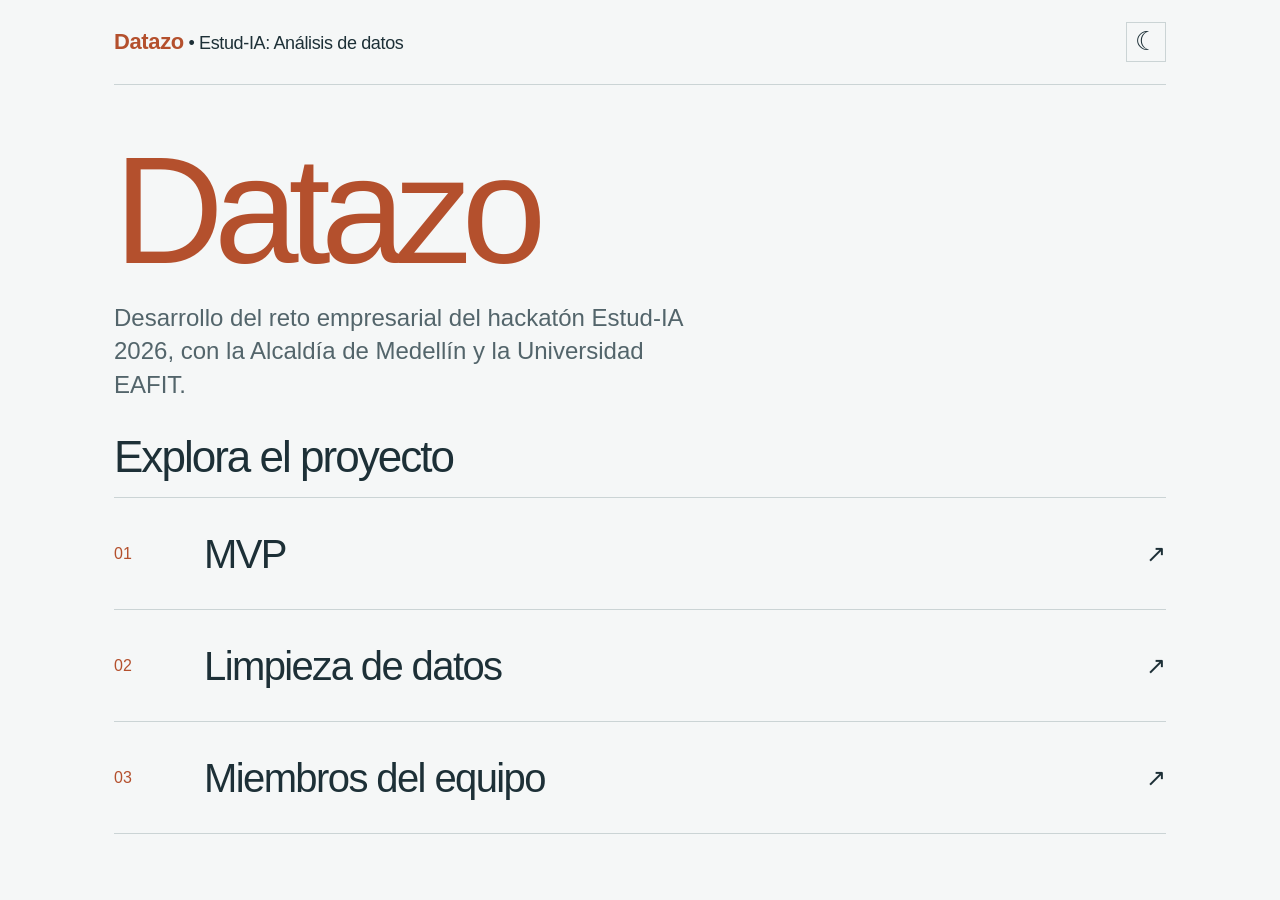
<file: docs/index.html>
<!doctype html>
<html lang="es">
<head>
  <meta charset="utf-8">
  <meta name="viewport" content="width=device-width, initial-scale=1">
  <meta name="theme-color" content="#f5f7f7">
  <meta name="description" content="MVP de análisis de inmuebles del grupo Datazo, su proceso de creación y el equipo.">
  <title>Grupo Datazo | Estud-IA</title>
  <link rel="stylesheet" href="assets/site.css?v=map-20261128-3">
  <script src="assets/theme.js" defer></script>
</head>
<body>
  <main class="site-shell">
    <header class="topline">
      <p class="brand"><a href="index.html"><strong>Datazo</strong> • Estud-IA: Análisis de datos</a></p>
      <div class="top-actions">
        <button class="theme-toggle icon-toggle" type="button" data-theme-toggle aria-label="Cambiar a modo oscuro" title="Cambiar a modo oscuro">☾</button>
      </div>
    </header>

    <section class="hero" aria-labelledby="home-title">
      <h1 id="home-title"><span class="accent">Datazo</span></h1>
      <p class="hero-deck">Desarrollo del reto empresarial del hackatón Estud-IA 2026, con la Alcaldía de Medellín y la Universidad EAFIT.</p>
    </section>

    <section aria-labelledby="explore-title">
      <div class="section-head">
        <h2 id="explore-title">Explora el proyecto</h2>
      </div>
      <nav class="route-list" aria-label="Secciones del proyecto">
        <a class="route-link" href="mvp.html">
          <span class="route-number">01</span><span class="route-name">MVP</span><span class="route-arrow" aria-hidden="true">↗</span>
        </a>
        <a class="route-link" href="presentation/limpieza_datos.html">
          <span class="route-number">02</span><span class="route-name">Limpieza de datos</span><span class="route-arrow" aria-hidden="true">↗</span>
        </a>
        <a class="route-link" href="equipo.html">
          <span class="route-number">03</span><span class="route-name">Miembros del equipo</span><span class="route-arrow" aria-hidden="true">↗</span>
        </a>
      </nav>
    </section>
  </main>
</body>
</html>
</file>
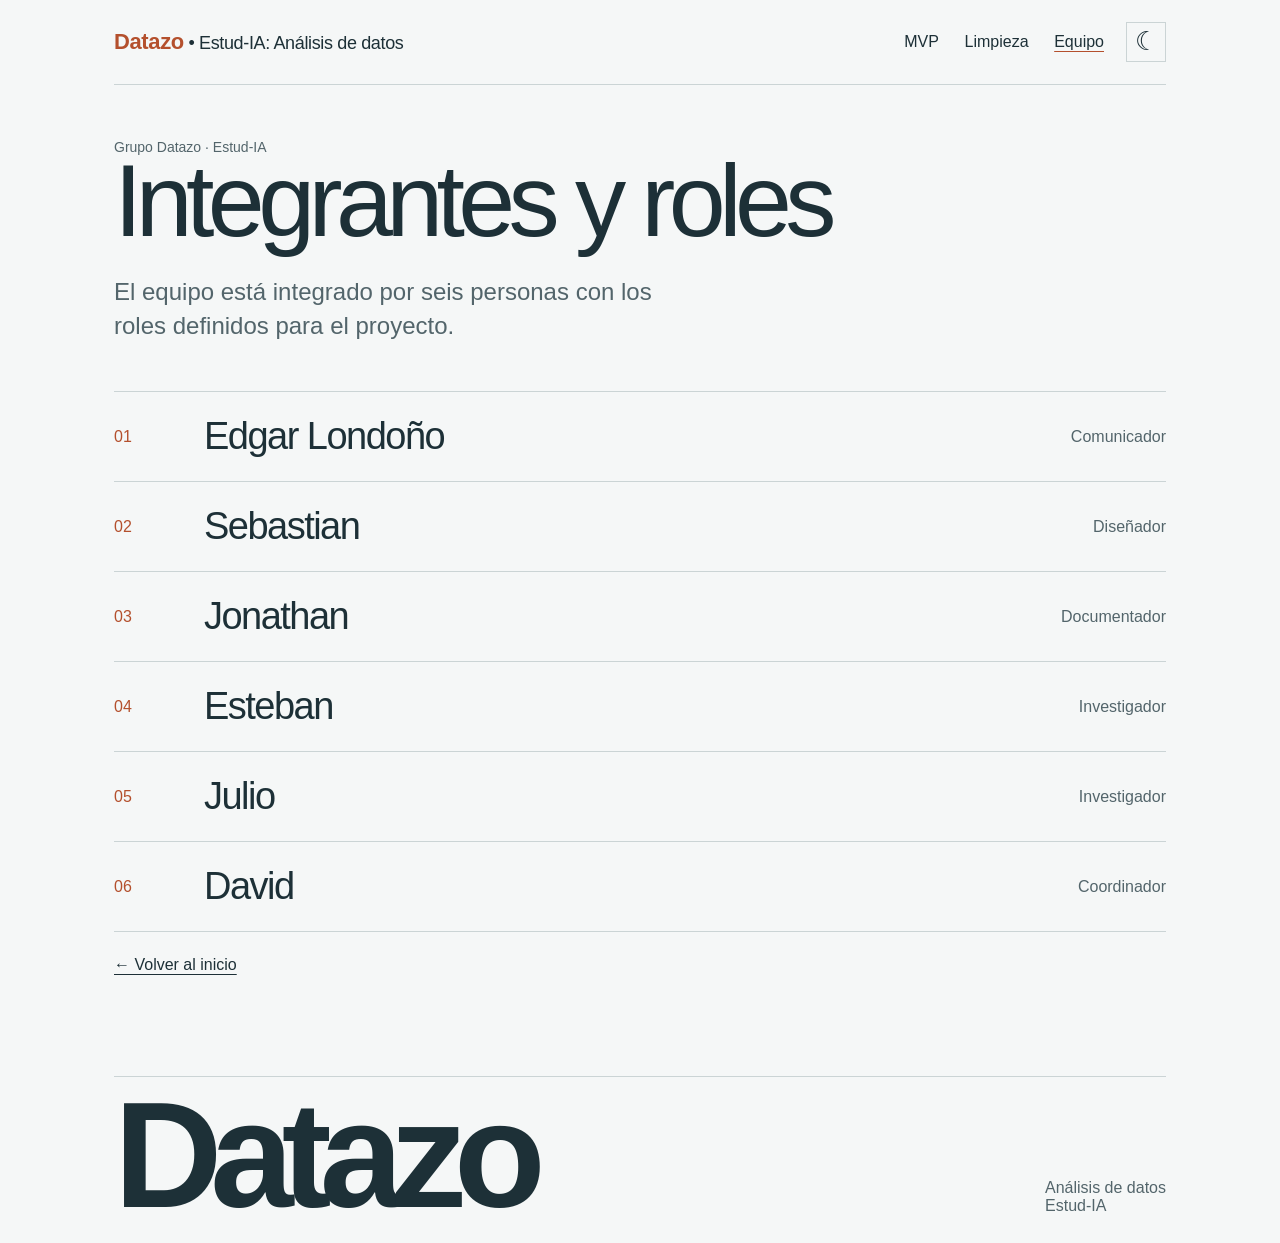
<file: docs/equipo.html>
<!doctype html>
<html lang="es">
<head>
  <meta charset="utf-8">
  <meta name="viewport" content="width=device-width, initial-scale=1">
  <meta name="theme-color" content="#f5f7f7">
  <title>Equipo | Grupo Datazo</title>
  <link rel="stylesheet" href="assets/site.css?v=map-20261128-3">
  <script src="assets/theme.js" defer></script>
</head>
<body class="inner-page">
  <main class="site-shell">
    <header class="topline">
      <p class="brand"><a href="index.html"><strong>Datazo</strong> • Estud-IA: Análisis de datos</a></p>
      <div class="top-actions">
        <nav class="site-nav" aria-label="Navegación principal"><a href="mvp.html">MVP</a><a href="presentation/limpieza_datos.html">Limpieza</a><a href="equipo.html" aria-current="page">Equipo</a></nav>
        <button class="theme-toggle icon-toggle" type="button" data-theme-toggle aria-label="Cambiar a modo oscuro" title="Cambiar a modo oscuro">☾</button>
      </div>
    </header>
    <section class="hero">
      <p class="eyebrow">Grupo Datazo · Estud-IA</p>
      <h1>Integrantes y roles</h1>
      <p class="hero-deck">El equipo está integrado por seis personas con los roles definidos para el proyecto.</p>
    </section>
    <section class="page-section" aria-label="Integrantes y roles">
      <div class="team-list">
        <div class="team-row"><span class="team-index">01</span><span class="team-name">Edgar Londoño</span><span class="team-role">Comunicador</span></div>
        <div class="team-row"><span class="team-index">02</span><span class="team-name">Sebastian</span><span class="team-role">Diseñador</span></div>
        <div class="team-row"><span class="team-index">03</span><span class="team-name">Jonathan</span><span class="team-role">Documentador</span></div>
        <div class="team-row"><span class="team-index">04</span><span class="team-name">Esteban</span><span class="team-role">Investigador</span></div>
        <div class="team-row"><span class="team-index">05</span><span class="team-name">Julio</span><span class="team-role">Investigador</span></div>
        <div class="team-row"><span class="team-index">06</span><span class="team-name">David</span><span class="team-role">Coordinador</span></div>
      </div>
      <a class="back-link" href="index.html">← Volver al inicio</a>
    </section>
    <footer class="index-footer"><p class="footer-mark" aria-hidden="true">Datazo</p><p class="footer-note">Análisis de datos<br>Estud-IA</p></footer>
  </main>
</body>
</html>
</file>
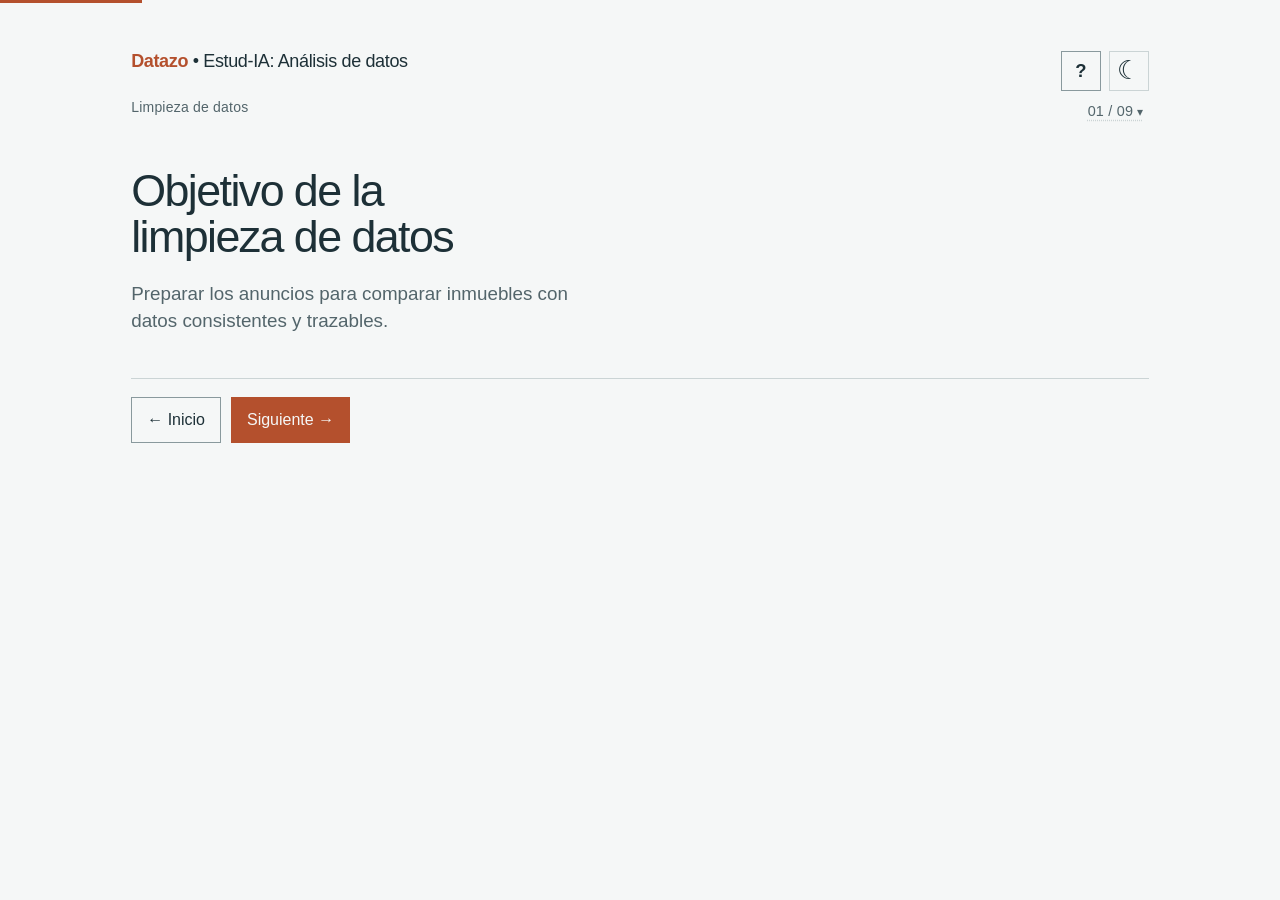
<file: docs/presentation/limpieza_datos.html>
<!doctype html>
<html lang="es">
<head>
  <meta charset="utf-8">
  <meta name="viewport" content="width=device-width, initial-scale=1">
  <meta name="theme-color" content="#f5f7f7">
  <title>Preparación de los datos | Grupo Datazo</title>
  <link rel="preconnect" href="https://api.fontshare.com">
  <link rel="preconnect" href="https://cdn.fontshare.com" crossorigin>
  <link href="https://api.fontshare.com/v2/css?f[]=clash-grotesk@400,500,600&display=swap" rel="stylesheet">
  <style>
    :root {
      color-scheme: light;
      --paper: #f5f7f7;
      --panel: #e9eeee;
      --ink: #1d3037;
      --muted: #53656b;
      --line: #cbd4d5;
      --accent: #b4502d;
      --accent-pale: #f3e5df;
      --good: #276554;
      --step: clamp(1rem, .92rem + .32vw, 1.2rem);
      --heading: clamp(2rem, 3.5vw, 3.5rem);
      --margin: clamp(20px, 4vw, 64px);
      font-family: "Clash Grotesk", "Segoe UI", sans-serif;
      background: var(--paper);
      color: var(--ink);
    }
    * { box-sizing: border-box; }
    body { margin: 0; min-width: 320px; }
    button { font: inherit; }
    .stage {
      position: relative;
    }
    .brand, .eyebrow, .slide-count {
      color: var(--muted);
      font-size: .9rem;
      letter-spacing: .015em;
    }
    .brand { color: var(--ink); font-size: 1.08rem; }
    .brand b { color: var(--accent); font-weight: 600; }
    .content {
      padding: var(--margin);
      width: min(100%, 1120px);
      margin-inline: auto;
      display: flex;
      flex-direction: column;
      justify-content: flex-start;
    }
    .content-head {
      display: grid;
      grid-template-columns: minmax(0, 1fr) auto;
      grid-template-rows: auto auto;
      gap: 8px 16px;
    }
    .content-head .brand { grid-column: 1; grid-row: 1; }
    .content-head .header-actions { grid-column: 2; grid-row: 1; display: flex; align-items: center; justify-self: end; gap: 8px; }
    .content-head .eyebrow { grid-column: 1; grid-row: 2; }
    .content-head .slide-count { grid-column: 2; grid-row: 2; align-self: end; justify-self: end; }
    .brand, .eyebrow { margin: 0; }
    .eyebrow { color: var(--muted); }
    .slide-count { font-variant-numeric: tabular-nums; }
    .slide-picker-button { border: 0; border-radius: 2px; padding: 4px 6px; background: transparent; cursor: pointer; text-decoration: underline dotted var(--line); text-underline-offset: 4px; }
    .slide-picker-button::after { content: " ▾"; font-size: .8em; }
    .slide-picker-button:hover, .slide-picker-button:focus-visible { outline: 2px solid var(--accent); outline-offset: 2px; }
    .slides { display: flex; align-items: flex-start; padding: clamp(28px, 5vh, 48px) 0 24px; }
    .slide { width: 100%; max-width: 920px; animation: arrive .28s ease-out; }
    .slide[hidden] { display: none; }
    h1, h2 { margin: 0 0 20px; max-width: 15ch; font-size: var(--heading); line-height: 1.02; font-weight: 500; letter-spacing: -.035em; }
    .lead { max-width: 46ch; color: var(--muted); font-size: var(--step); line-height: 1.48; }
    .lead strong { color: var(--ink); font-weight: 500; }
    .fact-line { display: flex; gap: 18px; align-items: center; padding: 15px 0; border-top: 1px solid var(--line); }
    .fact-line:last-child { border-bottom: 1px solid var(--line); }
    .fact-line.separated { border-bottom: 1px solid var(--line); }
    .fact-number { flex: 0 0 3.4ch; inline-size: 3.4ch; text-align: center; font-size: clamp(1.8rem, 4vw, 3rem); line-height: 1; font-variant-numeric: tabular-nums; }
    .fact-text { max-width: 38ch; color: var(--muted); line-height: 1.4; }
    .column-list {
      display: grid;
      grid-template-columns: repeat(2, minmax(0, 1fr));
      gap: 6px 24px;
      margin: 8px 0 16px;
      padding-left: 1.25em;
      color: var(--muted);
      line-height: 1.4;
    }
    .column-list code { color: var(--ink); font-size: .88em; }
    .section-title { margin: 22px 0 8px; font-size: 1.05rem; font-weight: 500; }
    .property-note { margin: 0 0 8px; }
    .property-table { width: 100%; border-collapse: collapse; margin: 8px 0 22px; font-size: .9rem; }
    .property-table th, .property-table td { padding: 8px 10px; text-align: left; vertical-align: top; border-bottom: 1px solid var(--line); }
    .property-table th { background: var(--panel); color: var(--ink); font-weight: 500; }
    .property-table td { color: var(--muted); }
    .property-table th:first-child, .property-table td:first-child { white-space: nowrap; }
    .resource-grid { display: grid; grid-template-columns: repeat(2, minmax(0, 1fr)); gap: 14px; margin: 10px 0 12px; }
    .resource-card { padding: 12px 14px; border: 1px solid var(--line); background: var(--paper); }
    .resource-card h4 { margin: 0 0 8px; color: var(--ink); font-size: 1rem; font-weight: 500; }
    .resource-list { margin: 0; padding: 0; list-style: none; }
    .resource-list li { display: flex; justify-content: space-between; gap: 8px; padding: 5px 0; border-top: 1px solid var(--line); color: var(--muted); }
    .resource-list strong { color: var(--ink); font-variant-numeric: tabular-nums; }
    .resource-note { margin: 0 0 18px; color: var(--muted); font-size: .88rem; }

    .column-note { margin-top: 12px; }
    .review-intro { margin-top: 26px; }
    .review-intro p { margin: 0 0 10px; color: var(--muted); line-height: 1.45; }
    .review-table-wrap { max-width: 100%; overflow: auto; border: 1px solid var(--line); background: var(--paper); }
    .review-table { width: max-content; min-width: 100%; border-collapse: collapse; font-size: .9rem; }
    .review-table th, .review-table td { padding: 9px 11px; text-align: left; vertical-align: top; border-bottom: 1px solid var(--line); white-space: nowrap; }
    .review-table th { position: sticky; top: 0; z-index: 2; background: var(--panel); color: var(--ink); font-weight: 500; }
    .review-table th:first-child, .review-table td:first-child { position: sticky; left: 0; z-index: 1; background: var(--paper); }
    .review-table th:first-child { z-index: 3; background: var(--panel); }
    .review-table tr:last-child td { border-bottom: 0; }
    .review-table td.attention { color: #7c321e; background: var(--accent-pale); font-weight: 500; }
    .review-table .empty { color: #7b888c; font-style: italic; }
    .review-table-note { margin: 12px 0 0; color: var(--muted); font-size: .92rem; }
    .compare {
      margin-top: 18px;
      padding: 18px 20px;
      border-left: 3px solid var(--accent);
      background: var(--panel);
      line-height: 1.5;
    }
    .compare b { color: var(--ink); font-weight: 500; }
    .compare-title { display: block; margin-bottom: 8px; }
    .compare ul, .compare p { margin: 0; }
    .compare ul { padding-left: 1.25em; }
    .compare li + li { margin-top: 6px; }
    .compare + .compare { margin-top: 14px; }
    .compare + .decision { margin-top: 16px; }
    .decision { margin-top: 24px; color: var(--good); font-size: 1.05rem; font-weight: 500; }
    .file-list { margin: 22px 0 0; padding: 0; list-style: none; }
    .file-list li { padding: 12px 0; border-top: 1px solid var(--line); }
    .file-list a { color: var(--ink); text-underline-offset: 3px; }
    .controls { border-top: 1px solid var(--line); padding-top: 18px; display: flex; justify-content: space-between; align-items: center; gap: 16px; }
    .header-actions .help-button { width: 40px; min-height: 40px; padding: 0; font-size: 1.15rem; font-weight: 600; }
    .help-dialog { width: min(440px, calc(100vw - 32px)); padding: 22px; border: 1px solid var(--line); background: var(--paper); color: var(--ink); box-shadow: 0 18px 60px rgb(0 0 0 / 24%); }
    .help-dialog::backdrop { background: rgb(0 0 0 / 55%); }
    .help-head { display: flex; align-items: center; justify-content: space-between; gap: 12px; }
    .help-head h2 { margin: 0; font-size: 1.35rem; }
    .help-dialog ul { margin: 18px 0 0; padding-left: 1.25rem; color: var(--muted); line-height: 1.6; }
    .help-dialog li + li { margin-top: 6px; }
    .slide-picker-list { display: grid; gap: 8px; margin: 18px 0 0; padding: 0; list-style: none; }
    .slide-picker-item { display: flex; width: 100%; min-height: 58px; align-items: center; gap: 12px; text-align: left; }
    .slide-picker-item[aria-pressed="true"] { background: var(--panel); }
    .slide-picker-number { flex: 0 0 2ch; color: var(--accent); font-variant-numeric: tabular-nums; }
    .button-row { display: flex; gap: 10px; }
    .nav-button { min-height: 46px; border: 1px solid #89999d; background: transparent; color: var(--ink); padding: 9px 15px; cursor: pointer; }
    .nav-button:hover:not(:disabled), .nav-button:focus-visible { outline: 2px solid var(--accent); outline-offset: 2px; }
    .nav-button:disabled { opacity: .42; cursor: default; }
    .nav-button.next { background: var(--accent); color: var(--paper); border-color: var(--accent); }
    .progress { position: absolute; top: 0; left: 0; height: 3px; background: var(--accent); width: 0; transition: width .24s ease; }
    .stage { position: relative; }
    @keyframes arrive { from { opacity: .4; transform: translateY(6px); } to { opacity: 1; transform: none; } }
    @media (max-width: 760px) {
      .content { padding: 24px 22px 20px; }
      h1, h2 { max-width: 17ch; }
      .review-table { font-size: .82rem; }
      .review-table th, .review-table td { padding: 8px 9px; }
    }
    @media (max-width: 480px) {
      .column-list, .resource-grid { grid-template-columns: 1fr; }
    }
    @media (prefers-reduced-motion: reduce) {
      *, *::before, *::after { scroll-behavior: auto !important; animation-duration: .01ms !important; transition-duration: .01ms !important; }
    }
  </style>
  <link rel="stylesheet" href="../assets/site.css?v=map-20261128-3">
  <script src="../assets/theme.js" defer></script>
</head>
<body>
  <main class="stage" aria-label="Presentación sobre limpieza de datos">
    <div class="progress" id="progress" aria-hidden="true"></div>
    <section class="content" aria-live="polite" aria-atomic="true">
      <header class="content-head">
        <p class="brand"><a href="../index.html"><b>Datazo</b> • Estud-IA: Análisis de datos</a></p>
        <div class="header-actions">
          <button class="nav-button help-button" id="help-button" type="button" aria-label="Mostrar controles" title="Mostrar controles">?</button>
          <button class="theme-toggle icon-toggle" type="button" data-theme-toggle aria-label="Cambiar a modo oscuro" title="Cambiar a modo oscuro">☾</button>
        </div>
        <p class="eyebrow">Limpieza de datos</p>
        <button class="slide-count slide-picker-button" id="slide-count" type="button" aria-label="Elegir diapositiva" aria-haspopup="dialog" aria-controls="slide-picker-dialog">01 / 09</button>
      </header>
      <div class="slides">
        <article class="slide" data-slide>
          <h1>Objetivo de la limpieza de datos</h1>
          <p class="lead">Preparar los anuncios para comparar inmuebles con datos consistentes y trazables.</p>
        </article>
        <article class="slide" data-slide hidden>
          <h2>Perfil de los datos de entrada</h2>
          <div class="fact-line"><strong class="fact-number">117</strong><span class="fact-text">Anuncios inmobiliarios en la muestra. Fuente: <a href="https://github.com/edgar-londono/hackaton-2026-grupo-datazo/blob/main/resources/venture-one-reference/data/anuncios_muestra.csv" target="_blank" rel="noopener noreferrer">anuncios_muestra.csv</a>.</span></div>
          <div class="fact-line separated"><strong class="fact-number">11</strong><span class="fact-text">Registros que el repositorio original clasifica como “inmuebles de prueba”. Fuente: <a href="https://github.com/edgar-londono/hackaton-2026-grupo-datazo/blob/main/resources/venture-one-reference/data/inmuebles_prueba.csv" target="_blank" rel="noopener noreferrer">inmuebles_prueba.csv</a>.</span></div>
          <h3 class="section-title">Capas geográficas</h3>
          <div class="resource-grid">
            <section class="resource-card" aria-labelledby="equipment-heading">
              <h4 id="equipment-heading">Equipamientos (2.714 puntos)</h4>
              <ul class="resource-list">
                <li><span>Educación</span><strong>1.018</strong></li>
                <li><span>Parques</span><strong>799</strong></li>
                <li><span>Abastecimiento</span><strong>392</strong></li>
                <li><span>Salud</span><strong>224</strong></li>
                <li><span>Cultura</span><strong>220</strong></li>
                <li><span>Seguridad</span><strong>61</strong></li>
              </ul>
            </section>
            <section class="resource-card" aria-labelledby="transport-heading">
              <h4 id="transport-heading">Transporte (42 puntos)</h4>
              <ul class="resource-list">
                <li><span>Metro</span><strong>23</strong></li>
                <li><span>Metrocable</span><strong>9</strong></li>
                <li><span>Metroplús</span><strong>1</strong></li>
                <li><span>Tranvía</span><strong>9</strong></li>
              </ul>
            </section>
          </div>
          <p class="resource-note">OpenStreetMap es una base de datos geográfica colaborativa. Sus capas permiten consultar ubicaciones de equipamientos y transporte.</p>
          <h3 class="section-title">Inmuebles de prueba</h3>
          <p class="lead property-note">“Inmuebles de prueba” es una denominación del repositorio original. El equipo Datazo no seleccionó estos registros.</p>
        </article>
        <article class="slide" data-slide hidden>
          <h2>Campos y tipos de datos</h2>
          <p class="lead">El archivo CSV almacena los valores como texto. La tabla indica el tipo previsto para el análisis y la función de cada campo.</p>
          <h3 class="section-title">Campos del archivo de anuncios</h3>
          <div class="review-table-wrap field-table-wrap" role="region" aria-label="Campos, tipos de datos y contenido" tabindex="0">
            <table class="review-table field-table">
              <thead><tr><th>Campo</th><th>Tipo de dato</th><th>Tipo lógico</th><th>Descripción</th></tr></thead>
              <tbody>
                <tr><td>Identificador (<code>id_anuncio</code>)</td><td><code>str</code></td><td>Identificador</td><td>Código del anuncio</td></tr>
                <tr><td>Fuente (<code>fuente</code>)</td><td><code>str</code></td><td>Categoría</td><td>Portal o canal de publicación</td></tr>
                <tr><td>Fecha (<code>fecha</code>)</td><td><code>date</code></td><td>Fecha</td><td>Fecha de publicación; los 117 valores están vacíos</td></tr>
                <tr><td>Zona (<code>zona</code>)</td><td><code>str</code></td><td>Categoría</td><td>Zona de mercado</td></tr>
                <tr><td>Municipio (<code>municipio</code>)</td><td><code>str</code></td><td>Categoría</td><td>Municipio del inmueble</td></tr>
                <tr><td>Barrio (<code>barrio</code>)</td><td><code>str</code></td><td>Texto</td><td>Barrio informado en el anuncio</td></tr>
                <tr><td>Área (<code>area_m2</code>)</td><td><code>float</code></td><td>Medida</td><td>Área en metros cuadrados</td></tr>
                <tr><td>Precio (<code>precio</code>)</td><td><code>int</code></td><td>Medida</td><td>Precio anunciado en pesos colombianos</td></tr>
                <tr><td>Habitaciones (<code>habitaciones</code>)</td><td><code>int</code></td><td>Conteo</td><td>Número de habitaciones</td></tr>
                <tr><td>Baños (<code>banos</code>)</td><td><code>int</code></td><td>Conteo</td><td>Número de baños</td></tr>
                <tr><td>Parqueadero (<code>parqueadero</code>)</td><td><code>str</code></td><td>Dato mixto</td><td>Cantidad, guion o signo de interrogación</td></tr>
                <tr><td>Estado (<code>estado</code>)</td><td><code>str</code></td><td>Categoría</td><td>Estado reportado</td></tr>
                <tr><td>Tipo de precio (<code>tipo_precio</code>)</td><td><code>str</code></td><td>Categoría</td><td>Modalidad del precio</td></tr>
                <tr><td>Origen (<code>origen</code>)</td><td><code>str</code></td><td>Referencia</td><td>Archivo y registro de origen</td></tr>
              </tbody>
            </table>
          </div>
        </article>
        <article class="slide" data-slide hidden>
          <h2>Hallazgos de calidad de datos</h2>
          <h3 class="section-title">Datos vacíos</h3>
          <div class="fact-line"><strong class="fact-number">117</strong><span class="fact-text">Anuncios sin fecha.</span></div>
          <div class="fact-line"><strong class="fact-number">25</strong><span class="fact-text">Anuncios sin estado. No se usan en comparaciones por estado.</span></div>
          <div class="fact-line separated"><strong class="fact-number">1</strong><span class="fact-text">Anuncio sin área. No se usa para calcular el precio por metro cuadrado.</span></div>
          <p class="lead">Conservamos los anuncios. Si falta un dato requerido, la fila no participa en el cálculo que lo usa. Así evitamos que el valor vacío distorsione el resultado.</p>
        </article>
        <article class="slide" data-slide hidden>
          <h2>Identificación de posibles duplicados</h2>
          <p class="lead">El identificador, la zona, el área y el precio pueden señalar anuncios similares. Coincidir en algunos datos no confirma que sea el mismo anuncio.</p>
          <div class="compare">
            <b class="compare-title">Normalización para comparar</b>
            <ul>
              <li>Normalizamos el formato: quitamos espacios al inicio y al final, agrupamos espacios repetidos y comparamos los valores numéricos.</li>
              <li>Conservamos las diferencias de mayúsculas y tildes al decidir si dos filas son iguales. El archivo original permanece intacto.</li>
            </ul>
          </div>
          <div class="compare">
            <b class="compare-title">Regla para identificar duplicados</b>
            <ul>
              <li>Eliminamos una fila solo si coinciden las 14 columnas después de normalizar el formato.
                <ul><li>Ejemplo: 80 y 80,0 representan el mismo valor numérico.</li></ul>
              </li>
              <li>Si dos anuncios coinciden en algunos campos, pero difieren en otro, se conservan por separado. No se elimina ninguno sin evidencia de que sea el mismo anuncio.
                <ul><li>Ejemplo: "fincaraiz:10710482" aparece con "Sectorial: 2" y con "Sectorial: 11".</li><li>Dos anuncios de Buenos Aires / El Salvador comparten 73 m² y $310.000.000, pero difieren en estado y origen.</li></ul>
              </li>
              <li>El proceso permite incluir o excluir los grupos con posibles coincidencias en los cálculos.</li>
            </ul>
          </div>
        </article>
        <article class="slide" data-slide hidden>
          <h2>Datos que coinciden y datos que cambian</h2>
          <p class="lead">Agrupamos anuncios que coinciden en zona, área y precio. Algunos grupos también difieren en identificador, barrio u otros campos.</p>
          <div class="compare">
            <b class="compare-title">Ejemplo:</b>
            <p>En la zona Ditaires aparecen tres anuncios con 73 m² y un precio de $490.000.000. Los tres tienen identificadores distintos y otros datos que cambian.</p>
          </div>
          <div class="fact-line separated"><strong class="fact-number" id="review-count">54</strong><span class="fact-text">Anuncios tienen coincidencias parciales, agrupadas en 21 grupos. Se conservan separados.</span></div>
          <div class="review-intro">
            <p><strong>Posibles coincidencias</strong></p>
            <p>Los datos resaltados muestran diferencias entre anuncios agrupados como posibles coincidencias. Desplázate horizontalmente para consultar todas las columnas.</p>
            <div class="review-table-wrap" role="region" aria-label="Tabla de anuncios con posibles coincidencias" tabindex="0">
              <table class="review-table">
                <thead><tr id="review-head"></tr></thead>
                <tbody id="review-body"></tbody>
              </table>
            </div>
          </div>
        </article>
        <article class="slide" data-slide hidden>
          <h2>Resultado de la limpieza de anuncios</h2>
          <div class="fact-line"><strong class="fact-number">117</strong><span class="fact-text">Anuncios conforman la muestra original.</span></div>
          <div class="fact-line"><strong class="fact-number">0</strong><span class="fact-text">Filas eliminadas. Ningún anuncio coincidió en todos sus campos.</span></div>
          <div class="fact-line separated"><strong class="fact-number">54</strong><span class="fact-text">Posibles coincidencias se conservan como anuncios separados en 21 grupos.</span></div>
          <p class="lead">El proceso permite incluir o excluir los grupos con posibles coincidencias. Los datos vacíos o inválidos no participan en los cálculos que los requieren.</p>
          <ul class="file-list">
            <li><a href="https://github.com/edgar-londono/hackaton-2026-grupo-datazo/blob/main/grupo-datazo/output/prepared/posibles_repeticiones.csv">Ver las posibles coincidencias</a></li>
            <li><a href="https://github.com/edgar-londono/hackaton-2026-grupo-datazo/blob/main/grupo-datazo/output/prepared/auditoria_campos_anuncios.csv">Consultar la auditoría de los 1.638 valores</a></li>
            <li><a href="https://github.com/edgar-londono/hackaton-2026-grupo-datazo/blob/main/grupo-datazo/output/prepared/normalizacion_texto.csv">Ver valores originales y comparados</a></li>
            <li><a href="https://github.com/edgar-londono/hackaton-2026-grupo-datazo/blob/main/grupo-datazo/output/data_quality.md">Leer el informe completo de calidad</a></li>
          </ul>
        </article>
        <article class="slide" data-slide hidden>
          <h2>Validación de inmuebles de prueba</h2>
          <p class="lead">Los 11 registros provienen del repositorio original. Se usan para comprobar los resultados del proceso.</p>
          <div class="fact-line"><strong class="fact-number">11</strong><span class="fact-text">Registros cumplen los campos requeridos para esta etapa.</span></div>
          <div class="fact-line"><strong class="fact-number">7</strong><span class="fact-text">Registros sin dirección. El campo permanece vacío.</span></div>
          <div class="fact-line separated"><strong class="fact-number">0</strong><span class="fact-text">Registros excluidos por errores en los campos requeridos.</span></div>
          <p class="lead">Conservamos los campos vacíos. No dedujimos valores ni agregamos direcciones.</p>
        </article>
        <article class="slide" data-slide hidden>
          <h2>Preparación de capas geográficas</h2>
          <p class="lead">Conservamos los registros y los nombres de la fuente. Los campos vacíos permanecen vacíos. No dedujimos valores ni agregamos nombres.</p>
          <p class="lead">Normalizamos el formato: quitamos espacios externos y agrupamos espacios repetidos. Convertimos las categorías a minúsculas y retiramos las tildes. Comparamos nombres solo entre puntos con coordenadas iguales. Una similitud de 90 % o más genera una alerta, sin corregir ni eliminar registros.</p>
          <div class="fact-line"><strong class="fact-number">0</strong><span class="fact-text">Puntos con coordenadas inválidas, identificadores repetidos o filas idénticas.</span></div>
          <div class="fact-line"><strong class="fact-number">640</strong><span class="fact-text">Equipamientos sin nombre. Se conservan porque aún se pueden contar por categoría.</span></div>
          <div class="fact-line separated"><strong class="fact-number" id="geo-review-count">10</strong><span class="fact-text">Registros forman <strong id="geo-group-count">5</strong> pares con coordenadas coincidentes. Se conservan para revisión.</span></div>
          <div class="review-intro">
            <p><strong>Registros en coordenadas compartidas</strong></p>
            <p>Los datos resaltados muestran diferencias entre registros que comparten coordenadas.</p>
            <div class="review-table-wrap" role="region" aria-label="Tabla de puntos geográficos coincidentes" tabindex="0">
              <table class="review-table">
                <thead><tr><th>Fila</th><th>Identificador OSM</th><th>Nombre</th><th>Comparación de nombres</th><th>Categoría</th><th>Longitud</th><th>Latitud</th></tr></thead>
                <tbody id="geo-review-body"></tbody>
              </table>
            </div>
            <p class="review-table-note" id="geo-review-note">Se muestran todos los puntos que comparten coordenadas.</p>
          </div>
          <ul class="file-list">
            <li><a href="https://github.com/edgar-londono/hackaton-2026-grupo-datazo/blob/main/grupo-datazo/output/prepared/geo/coincidencias_para_revision.csv">Abrir los puntos para revisión</a></li>
            <li><a href="https://github.com/edgar-londono/hackaton-2026-grupo-datazo/blob/main/grupo-datazo/output/prepared/geo/normalizacion_geografica.csv">Ver valores geográficos antes y después</a></li>
            <li><a href="https://github.com/edgar-londono/hackaton-2026-grupo-datazo/blob/main/grupo-datazo/output/geospatial_quality.md">Leer el informe completo de calidad geográfica</a></li>
          </ul>
        </article>
      </div>
      <footer class="controls">
        <div class="button-row">
          <button class="nav-button" id="previous" type="button" aria-label="Volver al inicio">← Inicio</button>
          <button class="nav-button next" id="next" type="button" aria-label="Siguiente diapositiva">Siguiente →</button>
        </div>
      </footer>
    </section>
  </main>
  <dialog class="help-dialog" id="slide-picker-dialog" aria-labelledby="slide-picker-title">
    <div class="help-head">
      <h2 id="slide-picker-title">Ir a una diapositiva</h2>
      <button class="nav-button" id="close-slide-picker" type="button">Cerrar</button>
    </div>
    <ol class="slide-picker-list" id="slide-picker-list"></ol>
  </dialog>
  <dialog class="help-dialog" id="help-dialog" aria-labelledby="help-title">
    <div class="help-head">
      <h2 id="help-title">Controles</h2>
      <button class="nav-button" id="close-help" type="button">Cerrar</button>
    </div>
    <ul>
      <li><strong>Diapositiva anterior:</strong> flecha izquierda o A.</li>
      <li><strong>Diapositiva siguiente:</strong> flecha derecha, D o barra espaciadora.</li>
      <li><strong>Desplazamiento hacia arriba:</strong> flecha arriba o W.</li>
      <li><strong>Desplazamiento hacia abajo:</strong> flecha abajo o S.</li>
    </ul>
  </dialog>
  <script id="review-data" type="application/json">[{"id_anuncio": "fincaraiz:10710482", "fuente": "fincaraiz", "fecha": "", "zona": "castellana_laureles", "municipio": "medellin", "barrio": "la castellana", "area_m2": "94", "precio": "610000000", "habitaciones": "3", "banos": "2", "parqueadero": "1", "estado": "REMODELADO", "tipo_precio": "pedido", "origen": "factibilidad_castellana.xlsx:SECTORIAL:2", "csv_row": "2", "first_candidate_row": "2", "candidate_rule": "id_anuncio", "candidate_key": "fincaraiz:10710482", "differing_fields": "origen"}, {"id_anuncio": "fincaraiz:10710482", "fuente": "fincaraiz", "fecha": "", "zona": "castellana_laureles", "municipio": "medellin", "barrio": "la castellana", "area_m2": "94", "precio": "610000000", "habitaciones": "3", "banos": "2", "parqueadero": "1", "estado": "REMODELADO", "tipo_precio": "pedido", "origen": "factibilidad_castellana.xlsx:SECTORIAL:11", "csv_row": "11", "first_candidate_row": "2", "candidate_rule": "id_anuncio", "candidate_key": "fincaraiz:10710482", "differing_fields": "origen"}, {"id_anuncio": "fincaraiz:193287983", "fuente": "fincaraiz", "fecha": "", "zona": "castellana_laureles", "municipio": "medellin", "barrio": "la castellana", "area_m2": "99", "precio": "690000000", "habitaciones": "3", "banos": "2", "parqueadero": "2", "estado": "REMODELADO", "tipo_precio": "pedido", "origen": "factibilidad_castellana.xlsx:SECTORIAL:3", "csv_row": "3", "first_candidate_row": "3", "candidate_rule": "id_anuncio", "candidate_key": "fincaraiz:193287983", "differing_fields": "origen"}, {"id_anuncio": "fincaraiz:193287983", "fuente": "fincaraiz", "fecha": "", "zona": "castellana_laureles", "municipio": "medellin", "barrio": "la castellana", "area_m2": "99", "precio": "690000000", "habitaciones": "3", "banos": "2", "parqueadero": "2", "estado": "REMODELADO", "tipo_precio": "pedido", "origen": "factibilidad_castellana.xlsx:SECTORIAL:10", "csv_row": "10", "first_candidate_row": "3", "candidate_rule": "id_anuncio", "candidate_key": "fincaraiz:193287983", "differing_fields": "origen"}, {"id_anuncio": "fincaraiz:193440669", "fuente": "fincaraiz", "fecha": "", "zona": "castellana_laureles", "municipio": "medellin", "barrio": "la castellana", "area_m2": "100", "precio": "870000000", "habitaciones": "3", "banos": "2", "parqueadero": "1", "estado": "REMODELADO", "tipo_precio": "pedido", "origen": "factibilidad_castellana.xlsx:SECTORIAL:9", "csv_row": "9", "first_candidate_row": "9", "candidate_rule": "id_anuncio", "candidate_key": "fincaraiz:193440669", "differing_fields": "origen"}, {"id_anuncio": "fincaraiz:193440669", "fuente": "fincaraiz", "fecha": "", "zona": "castellana_laureles", "municipio": "medellin", "barrio": "la castellana", "area_m2": "100", "precio": "870000000", "habitaciones": "3", "banos": "2", "parqueadero": "1", "estado": "REMODELADO", "tipo_precio": "pedido", "origen": "factibilidad_castellana.xlsx:SECTORIAL:12", "csv_row": "12", "first_candidate_row": "9", "candidate_rule": "id_anuncio", "candidate_key": "fincaraiz:193440669", "differing_fields": "origen"}, {"id_anuncio": "fincaraiz:192959138", "fuente": "fincaraiz", "fecha": "", "zona": "ditaires_itagui", "municipio": "itagui", "barrio": "ditaires", "area_m2": "73", "precio": "490000000", "habitaciones": "3", "banos": "2", "parqueadero": "1", "estado": "REMODELADA", "tipo_precio": "pedido", "origen": "factibilidad_proyecto2.xlsx:SECTORIAL:5", "csv_row": "21", "first_candidate_row": "21", "candidate_rule": "claves_sin_id", "candidate_key": "zona=ditaires_itagui, area_m2=73, precio=4.9E+8", "differing_fields": "id_anuncio, barrio, estado, origen"}, {"id_anuncio": "fincaraiz:193131396", "fuente": "fincaraiz", "fecha": "", "zona": "ditaires_itagui", "municipio": "itagui", "barrio": "ditaires", "area_m2": "73", "precio": "490000000", "habitaciones": "3", "banos": "2", "parqueadero": "1", "estado": "REMODELADA ?", "tipo_precio": "pedido", "origen": "factibilidad_proyecto2.xlsx:SECTORIAL:7", "csv_row": "23", "first_candidate_row": "21", "candidate_rule": "claves_sin_id", "candidate_key": "zona=ditaires_itagui, area_m2=73, precio=4.9E+8", "differing_fields": "id_anuncio, barrio, estado, origen"}, {"id_anuncio": "fincaraiz:192937244", "fuente": "fincaraiz", "fecha": "", "zona": "ditaires_itagui", "municipio": "itagui", "barrio": "", "area_m2": "73", "precio": "490000000", "habitaciones": "3", "banos": "2", "parqueadero": "1", "estado": "REMODELADA", "tipo_precio": "pedido", "origen": "factibilidad_proyecto2.xlsx:SECTORIAL:9", "csv_row": "25", "first_candidate_row": "21", "candidate_rule": "claves_sin_id", "candidate_key": "zona=ditaires_itagui, area_m2=73, precio=4.9E+8", "differing_fields": "id_anuncio, barrio, estado, origen"}, {"id_anuncio": "", "fuente": "aviso_calle", "fecha": "", "zona": "buenos_aires_el_salvador", "municipio": "medellin", "barrio": "salvadror/palmas", "area_m2": "73", "precio": "310000000", "habitaciones": "3", "banos": "2", "parqueadero": "", "estado": "", "tipo_precio": "pedido", "origen": "extension_poligono.xlsx:REMODELAR:39", "csv_row": "42", "first_candidate_row": "42", "candidate_rule": "claves_sin_id", "candidate_key": "zona=buenos_aires_el_salvador, area_m2=73, precio=3.1E+8", "differing_fields": "estado, origen"}, {"id_anuncio": "", "fuente": "aviso_calle", "fecha": "", "zona": "buenos_aires_el_salvador", "municipio": "medellin", "barrio": "salvadror/palmas", "area_m2": "73", "precio": "310000000", "habitaciones": "3", "banos": "2", "parqueadero": "", "estado": "Ok", "tipo_precio": "pedido", "origen": "extension_poligono.xlsx:El salvador:11", "csv_row": "101", "first_candidate_row": "42", "candidate_rule": "claves_sin_id", "candidate_key": "zona=buenos_aires_el_salvador, area_m2=73, precio=3.1E+8", "differing_fields": "estado, origen"}, {"id_anuncio": "", "fuente": "aviso_calle", "fecha": "", "zona": "buenos_aires_el_salvador", "municipio": "medellin", "barrio": "El Salvador (arriba de gimnasio 36 la que baja)", "area_m2": "70.4", "precio": "250000000", "habitaciones": "2", "banos": "", "parqueadero": "", "estado": "", "tipo_precio": "pedido", "origen": "extension_poligono.xlsx:REMODELAR:60", "csv_row": "51", "first_candidate_row": "51", "candidate_rule": "claves_sin_id", "candidate_key": "zona=buenos_aires_el_salvador, area_m2=70.4, precio=2.5E+8", "differing_fields": "estado, origen"}, {"id_anuncio": "", "fuente": "aviso_calle", "fecha": "", "zona": "buenos_aires_el_salvador", "municipio": "medellin", "barrio": "El Salvador (arriba de gimnasio 36 la que baja)", "area_m2": "70.4", "precio": "250000000", "habitaciones": "2", "banos": "", "parqueadero": "", "estado": "Remodelar", "tipo_precio": "pedido", "origen": "extension_poligono.xlsx:El salvador:3", "csv_row": "93", "first_candidate_row": "51", "candidate_rule": "claves_sin_id", "candidate_key": "zona=buenos_aires_el_salvador, area_m2=70.4, precio=2.5E+8", "differing_fields": "estado, origen"}, {"id_anuncio": "fincaraiz:192814617", "fuente": "fincaraiz", "fecha": "", "zona": "buenos_aires_el_salvador", "municipio": "medellin", "barrio": "El Salvador", "area_m2": "71", "precio": "189000000", "habitaciones": "3", "banos": "2", "parqueadero": "", "estado": "", "tipo_precio": "pedido", "origen": "extension_poligono.xlsx:REMODELAR:65", "csv_row": "52", "first_candidate_row": "52", "candidate_rule": "id_anuncio", "candidate_key": "fincaraiz:192814617", "differing_fields": "estado, origen"}, {"id_anuncio": "fincaraiz:192814617", "fuente": "fincaraiz", "fecha": "", "zona": "buenos_aires_el_salvador", "municipio": "medellin", "barrio": "El Salvador", "area_m2": "71", "precio": "189000000", "habitaciones": "3", "banos": "2", "parqueadero": "", "estado": "OK", "tipo_precio": "pedido", "origen": "extension_poligono.xlsx:El salvador:12", "csv_row": "102", "first_candidate_row": "52", "candidate_rule": "id_anuncio", "candidate_key": "fincaraiz:192814617", "differing_fields": "estado, origen"}, {"id_anuncio": "fincaraiz:7387557", "fuente": "fincaraiz", "fecha": "", "zona": "buenos_aires_el_salvador", "municipio": "medellin", "barrio": "el Salvador", "area_m2": "73", "precio": "300000000", "habitaciones": "3", "banos": "2", "parqueadero": "", "estado": "", "tipo_precio": "pedido", "origen": "extension_poligono.xlsx:REMODELAR:68", "csv_row": "55", "first_candidate_row": "55", "candidate_rule": "id_anuncio", "candidate_key": "fincaraiz:7387557", "differing_fields": "id_anuncio, fuente, barrio, estado, origen"}, {"id_anuncio": "fincaraiz:7387557", "fuente": "fincaraiz", "fecha": "", "zona": "buenos_aires_el_salvador", "municipio": "medellin", "barrio": "El Salvador", "area_m2": "73", "precio": "300000000", "habitaciones": "3", "banos": "2", "parqueadero": "", "estado": "", "tipo_precio": "pedido", "origen": "extension_poligono.xlsx:REMODELAR:71", "csv_row": "58", "first_candidate_row": "55", "candidate_rule": "id_anuncio", "candidate_key": "fincaraiz:7387557", "differing_fields": "id_anuncio, fuente, barrio, estado, origen"}, {"id_anuncio": "arrendamientos_santafe:V10746", "fuente": "arrendamientos_santafe", "fecha": "", "zona": "buenos_aires_el_salvador", "municipio": "medellin", "barrio": "El Salvador", "area_m2": "73", "precio": "300000000", "habitaciones": "3", "banos": "2", "parqueadero": "", "estado": "Remodelar", "tipo_precio": "pedido", "origen": "extension_poligono.xlsx:REMODELAR:78", "csv_row": "65", "first_candidate_row": "55", "candidate_rule": "id_anuncio", "candidate_key": "fincaraiz:7387557", "differing_fields": "id_anuncio, fuente, barrio, estado, origen"}, {"id_anuncio": "fincaraiz:7387557", "fuente": "fincaraiz", "fecha": "", "zona": "buenos_aires_el_salvador", "municipio": "medellin", "barrio": "El Salvador", "area_m2": "73", "precio": "300000000", "habitaciones": "3", "banos": "2", "parqueadero": "", "estado": "Remodelar", "tipo_precio": "pedido", "origen": "extension_poligono.xlsx:El salvador:5", "csv_row": "95", "first_candidate_row": "55", "candidate_rule": "id_anuncio", "candidate_key": "fincaraiz:7387557", "differing_fields": "id_anuncio, fuente, barrio, estado, origen"}, {"id_anuncio": "arrendamientos_santafe:V10746", "fuente": "arrendamientos_santafe", "fecha": "", "zona": "buenos_aires_el_salvador", "municipio": "medellin", "barrio": "El Salvador", "area_m2": "73", "precio": "300000000", "habitaciones": "3", "banos": "2", "parqueadero": "", "estado": "Remodelar", "tipo_precio": "pedido", "origen": "extension_poligono.xlsx:El salvador:7", "csv_row": "97", "first_candidate_row": "55", "candidate_rule": "id_anuncio", "candidate_key": "fincaraiz:7387557", "differing_fields": "id_anuncio, fuente, barrio, estado, origen"}, {"id_anuncio": "fincaraiz:10766727", "fuente": "fincaraiz", "fecha": "", "zona": "buenos_aires_el_salvador", "municipio": "medellin", "barrio": "El Salvador", "area_m2": "57", "precio": "225000000", "habitaciones": "2", "banos": "1", "parqueadero": "", "estado": "", "tipo_precio": "pedido", "origen": "extension_poligono.xlsx:REMODELAR:69", "csv_row": "56", "first_candidate_row": "56", "candidate_rule": "claves_sin_id", "candidate_key": "zona=buenos_aires_el_salvador, area_m2=57, precio=2.25E+8", "differing_fields": "id_anuncio, fuente, estado, origen"}, {"id_anuncio": "arrendamientos_santafe:V12132", "fuente": "arrendamientos_santafe", "fecha": "", "zona": "buenos_aires_el_salvador", "municipio": "medellin", "barrio": "El Salvador", "area_m2": "57", "precio": "225000000", "habitaciones": "2", "banos": "1", "parqueadero": "", "estado": "Remodelar", "tipo_precio": "pedido", "origen": "extension_poligono.xlsx:REMODELAR:77", "csv_row": "64", "first_candidate_row": "56", "candidate_rule": "claves_sin_id", "candidate_key": "zona=buenos_aires_el_salvador, area_m2=57, precio=2.25E+8", "differing_fields": "id_anuncio, fuente, estado, origen"}, {"id_anuncio": "arrendamientos_santafe:V12132", "fuente": "arrendamientos_santafe", "fecha": "", "zona": "buenos_aires_el_salvador", "municipio": "medellin", "barrio": "El Salvador", "area_m2": "57", "precio": "225000000", "habitaciones": "2", "banos": "1", "parqueadero": "", "estado": "Remodelar", "tipo_precio": "pedido", "origen": "extension_poligono.xlsx:El salvador:6", "csv_row": "96", "first_candidate_row": "56", "candidate_rule": "claves_sin_id", "candidate_key": "zona=buenos_aires_el_salvador, area_m2=57, precio=2.25E+8", "differing_fields": "id_anuncio, fuente, estado, origen"}, {"id_anuncio": "", "fuente": "facebook", "fecha": "", "zona": "buenos_aires_el_salvador", "municipio": "medellin", "barrio": "El salvador", "area_m2": "89", "precio": "200000000", "habitaciones": "2", "banos": "1", "parqueadero": "", "estado": "Reformar", "tipo_precio": "pedido", "origen": "extension_poligono.xlsx:REMODELAR:73", "csv_row": "60", "first_candidate_row": "60", "candidate_rule": "claves_sin_id", "candidate_key": "zona=buenos_aires_el_salvador, area_m2=89, precio=2E+8", "differing_fields": "origen"}, {"id_anuncio": "", "fuente": "facebook", "fecha": "", "zona": "buenos_aires_el_salvador", "municipio": "medellin", "barrio": "El salvador", "area_m2": "89", "precio": "200000000", "habitaciones": "2", "banos": "1", "parqueadero": "", "estado": "Reformar", "tipo_precio": "pedido", "origen": "extension_poligono.xlsx:El salvador:10", "csv_row": "100", "first_candidate_row": "60", "candidate_rule": "claves_sin_id", "candidate_key": "zona=buenos_aires_el_salvador, area_m2=89, precio=2E+8", "differing_fields": "origen"}, {"id_anuncio": "fincaraiz:193042067", "fuente": "fincaraiz", "fecha": "", "zona": "buenos_aires_el_salvador", "municipio": "medellin", "barrio": "Bombona No1", "area_m2": "67", "precio": "320000000", "habitaciones": "3", "banos": "2", "parqueadero": "", "estado": "Remodelar", "tipo_precio": "pedido", "origen": "extension_poligono.xlsx:REMODELAR:82", "csv_row": "69", "first_candidate_row": "69", "candidate_rule": "id_anuncio", "candidate_key": "fincaraiz:193042067", "differing_fields": "origen"}, {"id_anuncio": "fincaraiz:193042067", "fuente": "fincaraiz", "fecha": "", "zona": "buenos_aires_el_salvador", "municipio": "medellin", "barrio": "Bombona No1", "area_m2": "67", "precio": "320000000", "habitaciones": "3", "banos": "2", "parqueadero": "", "estado": "Remodelar", "tipo_precio": "pedido", "origen": "extension_poligono.xlsx:Bombona:6", "csv_row": "80", "first_candidate_row": "69", "candidate_rule": "id_anuncio", "candidate_key": "fincaraiz:193042067", "differing_fields": "origen"}, {"id_anuncio": "fincaraiz:192609616", "fuente": "fincaraiz", "fecha": "", "zona": "buenos_aires_el_salvador", "municipio": "medellin", "barrio": "Bombona No1", "area_m2": "65", "precio": "250000000", "habitaciones": "2", "banos": "2", "parqueadero": "", "estado": "Remodelar", "tipo_precio": "pedido", "origen": "extension_poligono.xlsx:REMODELAR:83", "csv_row": "70", "first_candidate_row": "70", "candidate_rule": "id_anuncio", "candidate_key": "fincaraiz:192609616", "differing_fields": "origen"}, {"id_anuncio": "fincaraiz:192609616", "fuente": "fincaraiz", "fecha": "", "zona": "buenos_aires_el_salvador", "municipio": "medellin", "barrio": "Bombona No1", "area_m2": "65", "precio": "250000000", "habitaciones": "2", "banos": "2", "parqueadero": "", "estado": "Remodelar", "tipo_precio": "pedido", "origen": "extension_poligono.xlsx:Bombona:7", "csv_row": "81", "first_candidate_row": "70", "candidate_rule": "id_anuncio", "candidate_key": "fincaraiz:192609616", "differing_fields": "origen"}, {"id_anuncio": "fincaraiz:8146402", "fuente": "fincaraiz", "fecha": "", "zona": "buenos_aires_el_salvador", "municipio": "medellin", "barrio": "Bombona No1", "area_m2": "62", "precio": "315000000", "habitaciones": "", "banos": "", "parqueadero": "", "estado": "OK", "tipo_precio": "pedido", "origen": "extension_poligono.xlsx:REMODELAR:84", "csv_row": "71", "first_candidate_row": "71", "candidate_rule": "id_anuncio", "candidate_key": "fincaraiz:8146402", "differing_fields": "habitaciones, banos, estado, origen"}, {"id_anuncio": "fincaraiz:8146402", "fuente": "fincaraiz", "fecha": "", "zona": "buenos_aires_el_salvador", "municipio": "medellin", "barrio": "Bombona No1", "area_m2": "62", "precio": "315000000", "habitaciones": "3", "banos": "2", "parqueadero": "", "estado": "Vivir", "tipo_precio": "pedido", "origen": "extension_poligono.xlsx:Bombona:8", "csv_row": "82", "first_candidate_row": "71", "candidate_rule": "id_anuncio", "candidate_key": "fincaraiz:8146402", "differing_fields": "habitaciones, banos, estado, origen"}, {"id_anuncio": "", "fuente": "facebook", "fecha": "", "zona": "buenos_aires_el_salvador", "municipio": "medellin", "barrio": "El salvador", "area_m2": "64", "precio": "250000000", "habitaciones": "2", "banos": "1", "parqueadero": "", "estado": "OK", "tipo_precio": "pedido", "origen": "extension_poligono.xlsx:REMODELAR:85", "csv_row": "72", "first_candidate_row": "72", "candidate_rule": "claves_sin_id", "candidate_key": "zona=buenos_aires_el_salvador, area_m2=64, precio=2.5E+8", "differing_fields": "estado, origen"}, {"id_anuncio": "", "fuente": "facebook", "fecha": "", "zona": "buenos_aires_el_salvador", "municipio": "medellin", "barrio": "El salvador", "area_m2": "64", "precio": "250000000", "habitaciones": "2", "banos": "1", "parqueadero": "", "estado": "OK", "tipo_precio": "pedido", "origen": "extension_poligono.xlsx:El salvador:13", "csv_row": "103", "first_candidate_row": "72", "candidate_rule": "claves_sin_id", "candidate_key": "zona=buenos_aires_el_salvador, area_m2=64, precio=2.5E+8", "differing_fields": "estado, origen"}, {"id_anuncio": "", "fuente": "facebook", "fecha": "", "zona": "buenos_aires_el_salvador", "municipio": "medellin", "barrio": "El salvador", "area_m2": "64", "precio": "250000000", "habitaciones": "2", "banos": "1", "parqueadero": "", "estado": "Vivir", "tipo_precio": "pedido", "origen": "extension_poligono.xlsx:VIVIR:5", "csv_row": "111", "first_candidate_row": "72", "candidate_rule": "claves_sin_id", "candidate_key": "zona=buenos_aires_el_salvador, area_m2=64, precio=2.5E+8", "differing_fields": "estado, origen"}, {"id_anuncio": "", "fuente": "facebook", "fecha": "", "zona": "buenos_aires_el_salvador", "municipio": "medellin", "barrio": "El salvador", "area_m2": "47", "precio": "160000000", "habitaciones": "1", "banos": "1", "parqueadero": "", "estado": "OK", "tipo_precio": "pedido", "origen": "extension_poligono.xlsx:REMODELAR:86", "csv_row": "73", "first_candidate_row": "73", "candidate_rule": "claves_sin_id", "candidate_key": "zona=buenos_aires_el_salvador, area_m2=47, precio=1.6E+8", "differing_fields": "estado, origen"}, {"id_anuncio": "", "fuente": "facebook", "fecha": "", "zona": "buenos_aires_el_salvador", "municipio": "medellin", "barrio": "El salvador", "area_m2": "47", "precio": "160000000", "habitaciones": "1", "banos": "1", "parqueadero": "", "estado": "OK", "tipo_precio": "pedido", "origen": "extension_poligono.xlsx:El salvador:14", "csv_row": "104", "first_candidate_row": "73", "candidate_rule": "claves_sin_id", "candidate_key": "zona=buenos_aires_el_salvador, area_m2=47, precio=1.6E+8", "differing_fields": "estado, origen"}, {"id_anuncio": "", "fuente": "facebook", "fecha": "", "zona": "buenos_aires_el_salvador", "municipio": "medellin", "barrio": "El salvador", "area_m2": "47", "precio": "160000000", "habitaciones": "1", "banos": "1", "parqueadero": "", "estado": "Vivir", "tipo_precio": "pedido", "origen": "extension_poligono.xlsx:VIVIR:6", "csv_row": "112", "first_candidate_row": "73", "candidate_rule": "claves_sin_id", "candidate_key": "zona=buenos_aires_el_salvador, area_m2=47, precio=1.6E+8", "differing_fields": "estado, origen"}, {"id_anuncio": "", "fuente": "facebook", "fecha": "", "zona": "buenos_aires_el_salvador", "municipio": "medellin", "barrio": "La milagrosa", "area_m2": "48", "precio": "225000000", "habitaciones": "2", "banos": "1", "parqueadero": "", "estado": "OK", "tipo_precio": "pedido", "origen": "extension_poligono.xlsx:REMODELAR:87", "csv_row": "74", "first_candidate_row": "74", "candidate_rule": "claves_sin_id", "candidate_key": "zona=buenos_aires_el_salvador, area_m2=48, precio=2.25E+8", "differing_fields": "barrio, estado, origen"}, {"id_anuncio": "", "fuente": "facebook", "fecha": "", "zona": "buenos_aires_el_salvador", "municipio": "medellin", "barrio": "El salvador", "area_m2": "48", "precio": "225000000", "habitaciones": "2", "banos": "1", "parqueadero": "", "estado": "Vivir", "tipo_precio": "pedido", "origen": "extension_poligono.xlsx:VIVIR:7", "csv_row": "113", "first_candidate_row": "74", "candidate_rule": "claves_sin_id", "candidate_key": "zona=buenos_aires_el_salvador, area_m2=48, precio=2.25E+8", "differing_fields": "barrio, estado, origen"}, {"id_anuncio": "", "fuente": "facebook", "fecha": "", "zona": "buenos_aires_el_salvador", "municipio": "medellin", "barrio": "El salvador", "area_m2": "64", "precio": "245000000", "habitaciones": "2", "banos": "1", "parqueadero": "", "estado": "OK", "tipo_precio": "pedido", "origen": "extension_poligono.xlsx:REMODELAR:88", "csv_row": "75", "first_candidate_row": "75", "candidate_rule": "claves_sin_id", "candidate_key": "zona=buenos_aires_el_salvador, area_m2=64, precio=2.45E+8", "differing_fields": "barrio, estado, origen"}, {"id_anuncio": "", "fuente": "facebook", "fecha": "", "zona": "buenos_aires_el_salvador", "municipio": "medellin", "barrio": "El salvador", "area_m2": "64", "precio": "245000000", "habitaciones": "2", "banos": "1", "parqueadero": "", "estado": "OK", "tipo_precio": "pedido", "origen": "extension_poligono.xlsx:El salvador:15", "csv_row": "105", "first_candidate_row": "75", "candidate_rule": "claves_sin_id", "candidate_key": "zona=buenos_aires_el_salvador, area_m2=64, precio=2.45E+8", "differing_fields": "barrio, estado, origen"}, {"id_anuncio": "", "fuente": "facebook", "fecha": "", "zona": "buenos_aires_el_salvador", "municipio": "medellin", "barrio": "El salvador", "area_m2": "64", "precio": "245000000", "habitaciones": "2", "banos": "1", "parqueadero": "", "estado": "OK", "tipo_precio": "pedido", "origen": "extension_poligono.xlsx:El salvador:19", "csv_row": "109", "first_candidate_row": "75", "candidate_rule": "claves_sin_id", "candidate_key": "zona=buenos_aires_el_salvador, area_m2=64, precio=2.45E+8", "differing_fields": "barrio, estado, origen"}, {"id_anuncio": "", "fuente": "facebook", "fecha": "", "zona": "buenos_aires_el_salvador", "municipio": "medellin", "barrio": "", "area_m2": "64", "precio": "245000000", "habitaciones": "2", "banos": "1", "parqueadero": "", "estado": "Vivir", "tipo_precio": "pedido", "origen": "extension_poligono.xlsx:VIVIR:8", "csv_row": "114", "first_candidate_row": "75", "candidate_rule": "claves_sin_id", "candidate_key": "zona=buenos_aires_el_salvador, area_m2=64, precio=2.45E+8", "differing_fields": "barrio, estado, origen"}, {"id_anuncio": "", "fuente": "facebook", "fecha": "", "zona": "buenos_aires_el_salvador", "municipio": "medellin", "barrio": "El salvador", "area_m2": "80", "precio": "350000000", "habitaciones": "3", "banos": "2", "parqueadero": "", "estado": "OK", "tipo_precio": "pedido", "origen": "extension_poligono.xlsx:REMODELAR:89", "csv_row": "76", "first_candidate_row": "76", "candidate_rule": "claves_sin_id", "candidate_key": "zona=buenos_aires_el_salvador, area_m2=8E+1, precio=3.5E+8", "differing_fields": "barrio, estado, origen"}, {"id_anuncio": "", "fuente": "facebook", "fecha": "", "zona": "buenos_aires_el_salvador", "municipio": "medellin", "barrio": "El salvador", "area_m2": "80", "precio": "350000000", "habitaciones": "3", "banos": "2", "parqueadero": "", "estado": "OK", "tipo_precio": "pedido", "origen": "extension_poligono.xlsx:El salvador:16", "csv_row": "106", "first_candidate_row": "76", "candidate_rule": "claves_sin_id", "candidate_key": "zona=buenos_aires_el_salvador, area_m2=8E+1, precio=3.5E+8", "differing_fields": "barrio, estado, origen"}, {"id_anuncio": "", "fuente": "facebook", "fecha": "", "zona": "buenos_aires_el_salvador", "municipio": "medellin", "barrio": "", "area_m2": "80", "precio": "350000000", "habitaciones": "3", "banos": "2", "parqueadero": "", "estado": "Vivir", "tipo_precio": "pedido", "origen": "extension_poligono.xlsx:VIVIR:9", "csv_row": "115", "first_candidate_row": "76", "candidate_rule": "claves_sin_id", "candidate_key": "zona=buenos_aires_el_salvador, area_m2=8E+1, precio=3.5E+8", "differing_fields": "barrio, estado, origen"}, {"id_anuncio": "", "fuente": "facebook", "fecha": "", "zona": "buenos_aires_el_salvador", "municipio": "medellin", "barrio": "El salvador", "area_m2": "86", "precio": "265000000", "habitaciones": "3", "banos": "1", "parqueadero": "", "estado": "Remodelar", "tipo_precio": "pedido", "origen": "extension_poligono.xlsx:REMODELAR:90", "csv_row": "77", "first_candidate_row": "77", "candidate_rule": "claves_sin_id", "candidate_key": "zona=buenos_aires_el_salvador, area_m2=86, precio=2.65E+8", "differing_fields": "barrio, estado, origen"}, {"id_anuncio": "", "fuente": "facebook", "fecha": "", "zona": "buenos_aires_el_salvador", "municipio": "medellin", "barrio": "El salvador", "area_m2": "86", "precio": "265000000", "habitaciones": "3", "banos": "1", "parqueadero": "", "estado": "Remodelar", "tipo_precio": "pedido", "origen": "extension_poligono.xlsx:El salvador:8", "csv_row": "98", "first_candidate_row": "77", "candidate_rule": "claves_sin_id", "candidate_key": "zona=buenos_aires_el_salvador, area_m2=86, precio=2.65E+8", "differing_fields": "barrio, estado, origen"}, {"id_anuncio": "", "fuente": "facebook", "fecha": "", "zona": "buenos_aires_el_salvador", "municipio": "medellin", "barrio": "", "area_m2": "86", "precio": "265000000", "habitaciones": "3", "banos": "1", "parqueadero": "", "estado": "", "tipo_precio": "pedido", "origen": "extension_poligono.xlsx:VIVIR:10", "csv_row": "116", "first_candidate_row": "77", "candidate_rule": "claves_sin_id", "candidate_key": "zona=buenos_aires_el_salvador, area_m2=86, precio=2.65E+8", "differing_fields": "barrio, estado, origen"}, {"id_anuncio": "", "fuente": "facebook", "fecha": "", "zona": "buenos_aires_el_salvador", "municipio": "medellin", "barrio": "El salvador", "area_m2": "105", "precio": "320000000", "habitaciones": "", "banos": "", "parqueadero": "", "estado": "OK", "tipo_precio": "pedido", "origen": "extension_poligono.xlsx:REMODELAR:91", "csv_row": "78", "first_candidate_row": "78", "candidate_rule": "claves_sin_id", "candidate_key": "zona=buenos_aires_el_salvador, area_m2=105, precio=3.2E+8", "differing_fields": "barrio, habitaciones, estado, origen"}, {"id_anuncio": "", "fuente": "facebook", "fecha": "", "zona": "buenos_aires_el_salvador", "municipio": "medellin", "barrio": "El salvador", "area_m2": "105", "precio": "320000000", "habitaciones": "3", "banos": "", "parqueadero": "", "estado": "OK", "tipo_precio": "pedido", "origen": "extension_poligono.xlsx:El salvador:17", "csv_row": "107", "first_candidate_row": "78", "candidate_rule": "claves_sin_id", "candidate_key": "zona=buenos_aires_el_salvador, area_m2=105, precio=3.2E+8", "differing_fields": "barrio, habitaciones, estado, origen"}, {"id_anuncio": "", "fuente": "facebook", "fecha": "", "zona": "buenos_aires_el_salvador", "municipio": "medellin", "barrio": "", "area_m2": "105", "precio": "320000000", "habitaciones": "", "banos": "", "parqueadero": "", "estado": "", "tipo_precio": "pedido", "origen": "extension_poligono.xlsx:VIVIR:11", "csv_row": "117", "first_candidate_row": "78", "candidate_rule": "claves_sin_id", "candidate_key": "zona=buenos_aires_el_salvador, area_m2=105, precio=3.2E+8", "differing_fields": "barrio, habitaciones, estado, origen"}, {"id_anuncio": "", "fuente": "facebook", "fecha": "", "zona": "buenos_aires_el_salvador", "municipio": "medellin", "barrio": "La milagrosa", "area_m2": "37", "precio": "180000000", "habitaciones": "2", "banos": "1", "parqueadero": "", "estado": "OK", "tipo_precio": "pedido", "origen": "extension_poligono.xlsx:REMODELAR:92", "csv_row": "79", "first_candidate_row": "79", "candidate_rule": "claves_sin_id", "candidate_key": "zona=buenos_aires_el_salvador, area_m2=37, precio=1.8E+8", "differing_fields": "barrio, estado, origen"}, {"id_anuncio": "", "fuente": "facebook", "fecha": "", "zona": "buenos_aires_el_salvador", "municipio": "medellin", "barrio": "", "area_m2": "37", "precio": "180000000", "habitaciones": "2", "banos": "1", "parqueadero": "", "estado": "", "tipo_precio": "pedido", "origen": "extension_poligono.xlsx:VIVIR:12", "csv_row": "118", "first_candidate_row": "79", "candidate_rule": "claves_sin_id", "candidate_key": "zona=buenos_aires_el_salvador, area_m2=37, precio=1.8E+8", "differing_fields": "barrio, estado, origen"}]</script>
  <script id="geo-review-data" type="application/json">[{"capa": "equipamientos.geojson", "motivo": "Coordenadas coincidentes", "grupo": "-75.5385281,6.2571724", "fila_origen": "1240", "longitud": "-75.5385281", "latitud": "6.2571724", "osm_id": "node/13201839701", "nombre": "Parque Ecoparque", "comparacion_nombre": "Nombres distintos", "categoria": "parques", "propiedades_json": "{\"categoria\": \"parques\", \"nombre\": \"Parque Ecoparque\", \"osm_id\": \"node/13201839701\"}"}, {"capa": "equipamientos.geojson", "motivo": "Coordenadas coincidentes", "grupo": "-75.5385281,6.2571724", "fila_origen": "1241", "longitud": "-75.5385281", "latitud": "6.2571724", "osm_id": "node/13201839801", "nombre": "Parque Ecoparque (c)", "comparacion_nombre": "Nombres distintos", "categoria": "parques", "propiedades_json": "{\"categoria\": \"parques\", \"nombre\": \"Parque Ecoparque (c)\", \"osm_id\": \"node/13201839801\"}"}, {"capa": "equipamientos.geojson", "motivo": "Coordenadas coincidentes", "grupo": "-75.5423773,6.2527907", "fila_origen": "1243", "longitud": "-75.5423773", "latitud": "6.2527907", "osm_id": "node/13203687601", "nombre": "Acción comunal llanaditas", "comparacion_nombre": "Nombres iguales tras normalizar", "categoria": "cultura", "propiedades_json": "{\"categoria\": \"cultura\", \"nombre\": \"Acción comunal llanaditas\", \"osm_id\": \"node/13203687601\"}"}, {"capa": "equipamientos.geojson", "motivo": "Coordenadas coincidentes", "grupo": "-75.5423773,6.2527907", "fila_origen": "1244", "longitud": "-75.5423773", "latitud": "6.2527907", "osm_id": "node/13203687602", "nombre": "Acción comunal llanaditas", "comparacion_nombre": "Nombres iguales tras normalizar", "categoria": "cultura", "propiedades_json": "{\"categoria\": \"cultura\", \"nombre\": \"Acción comunal llanaditas\", \"osm_id\": \"node/13203687602\"}"}, {"capa": "equipamientos.geojson", "motivo": "Coordenadas coincidentes", "grupo": "-75.6145764,6.254095", "fila_origen": "1506", "longitud": "-75.6145764", "latitud": "6.254095", "osm_id": "way/159053329", "nombre": "Institución Educativa Venedikta Zur Nieden", "comparacion_nombre": "Nombres parecidos; posible error de escritura", "categoria": "educacion", "propiedades_json": "{\"categoria\": \"educacion\", \"nombre\": \"Institución Educativa Venedikta Zur Nieden\", \"osm_id\": \"way/159053329\"}"}, {"capa": "equipamientos.geojson", "motivo": "Coordenadas coincidentes", "grupo": "-75.6145764,6.254095", "fila_origen": "2688", "longitud": "-75.6145764", "latitud": "6.254095", "osm_id": "relation/2129298", "nombre": "Intitucion educativa Venedikta Zur Nieden", "comparacion_nombre": "Nombres parecidos; posible error de escritura", "categoria": "educacion", "propiedades_json": "{\"categoria\": \"educacion\", \"nombre\": \"Intitucion educativa Venedikta Zur Nieden\", \"osm_id\": \"relation/2129298\"}"}, {"capa": "equipamientos.geojson", "motivo": "Coordenadas coincidentes", "grupo": "-75.6134212,6.2544866", "fila_origen": "1775", "longitud": "-75.6134212", "latitud": "6.2544866", "osm_id": "way/434692320", "nombre": "Parque Biblioteca Presbítero José Luis Arroyave - San Javier", "comparacion_nombre": "Falta algún nombre", "categoria": "cultura", "propiedades_json": "{\"categoria\": \"cultura\", \"nombre\": \"Parque Biblioteca Presbítero José Luis Arroyave - San Javier\", \"osm_id\": \"way/434692320\"}"}, {"capa": "equipamientos.geojson", "motivo": "Coordenadas coincidentes", "grupo": "-75.6134212,6.2544866", "fila_origen": "2713", "longitud": "-75.6134212", "latitud": "6.2544866", "osm_id": "relation/19609883", "nombre": "", "comparacion_nombre": "Falta algún nombre", "categoria": "cultura", "propiedades_json": "{\"categoria\": \"cultura\", \"nombre\": \"\", \"osm_id\": \"relation/19609883\"}"}, {"capa": "equipamientos.geojson", "motivo": "Coordenadas coincidentes", "grupo": "-75.5395941,6.2336987", "fila_origen": "2339", "longitud": "-75.5395941", "latitud": "6.2336987", "osm_id": "way/933933015", "nombre": "", "comparacion_nombre": "Nombres vacíos", "categoria": "parques", "propiedades_json": "{\"categoria\": \"parques\", \"nombre\": \"\", \"osm_id\": \"way/933933015\"}"}, {"capa": "equipamientos.geojson", "motivo": "Coordenadas coincidentes", "grupo": "-75.5395941,6.2336987", "fila_origen": "2664", "longitud": "-75.5395941", "latitud": "6.2336987", "osm_id": "way/1503361102", "nombre": "", "comparacion_nombre": "Nombres vacíos", "categoria": "parques", "propiedades_json": "{\"categoria\": \"parques\", \"nombre\": \"\", \"osm_id\": \"way/1503361102\"}"}]</script>
  <script>
    (() => {
      const slides = [...document.querySelectorAll("[data-slide]")];
      const count = document.getElementById("slide-count");
      const progress = document.getElementById("progress");
      const previous = document.getElementById("previous");
      const next = document.getElementById("next");
      const pickerDialog = document.getElementById("slide-picker-dialog");
      const closePicker = document.getElementById("close-slide-picker");
      const pickerList = document.getElementById("slide-picker-list");
      const helpButton = document.getElementById("help-button");
      const helpDialog = document.getElementById("help-dialog");
      const closeHelp = document.getElementById("close-help");
      const reviewRows = JSON.parse(document.getElementById("review-data").textContent);
      const reviewHead = document.getElementById("review-head");
      const reviewBody = document.getElementById("review-body");
      const geoReviewRows = JSON.parse(document.getElementById("geo-review-data").textContent);
      const geoReviewBody = document.getElementById("geo-review-body");
      let current = 0;
      const pickerButtons = slides.map((slide, index) => {
        const title = slide.querySelector("h1, h2")?.textContent.trim() || "Diapositiva";
        const item = document.createElement("li");
        const button = document.createElement("button");
        const number = document.createElement("span");
        const label = document.createElement("span");
        button.className = "nav-button slide-picker-item";
        button.type = "button";
        button.setAttribute("aria-pressed", "false");
        number.className = "slide-picker-number";
        number.textContent = String(index + 1).padStart(2, "0");
        label.textContent = title;
        button.append(number, label);
        button.addEventListener("click", () => {
          pickerDialog.close();
          show(index);
        });
        item.append(button);
        pickerList.append(item);
        return button;
      });

      const headers = {
        csv_row: "Fila del CSV",
        id_anuncio: "Identificador",
        fuente: "Fuente",
        fecha: "Fecha",
        zona: "Zona",
        municipio: "Municipio",
        barrio: "Barrio",
        area_m2: "Área (m²)",
        precio: "Precio (COP)",
        habitaciones: "Habitaciones",
        banos: "Baños",
        parqueadero: "Parqueadero",
        estado: "Estado",
        tipo_precio: "Tipo de precio",
        origen: "Origen",
        first_candidate_row: "Fila de referencia",
        candidate_rule: "Regla que alertó",
        candidate_key: "Valores coincidentes",
        differing_fields: "Campos distintos"
      };
      const ruleLabels = {
        id_anuncio: "Identificador repetido",
        claves_sin_id: "Zona, área y precio iguales",
        all_columns: "Todas las columnas iguales"
      };

      if (reviewRows.length) {
        const fields = Object.keys(reviewRows[0]);
        fields.forEach((field) => {
          const cell = document.createElement("th");
          cell.scope = "col";
          cell.textContent = headers[field] ?? field;
          reviewHead.append(cell);
        });
        reviewRows.forEach((row) => {
          const differing = new Set((row.differing_fields ?? "").split(", "));
          const line = document.createElement("tr");
          fields.forEach((field) => {
            const cell = document.createElement("td");
            const value = row[field] ?? "";
            cell.textContent = value === ""
              ? "Vacío"
              : field === "candidate_rule"
                ? (ruleLabels[value] ?? value)
                : value;
            if (differing.has(field) || field === "differing_fields") {
              cell.classList.add("attention");
            }
            if (value === "") cell.classList.add("empty");
            line.append(cell);
          });
          reviewBody.append(line);
        });
        document.getElementById("review-count").textContent = reviewRows.length;
      }

      if (geoReviewRows.length) {
        const fields = ["fila_origen", "osm_id", "nombre", "comparacion_nombre", "categoria", "longitud", "latitud"];
        const groups = new Map();
        geoReviewRows.forEach((row) => {
          const key = row.capa + ":" + row.grupo;
          groups.set(key, [...(groups.get(key) ?? []), row]);
        });
        geoReviewRows.forEach((row) => {
          const key = row.capa + ":" + row.grupo;
          const group = groups.get(key);
          const line = document.createElement("tr");
          fields.forEach((field) => {
            const cell = document.createElement("td");
            const value = row[field] ?? "";
            cell.textContent = value === "" ? "Vacío" : value;
            const groupValues = new Set(group.map((item) => item[field] ?? ""));
            if (field !== "fila_origen" && groupValues.size > 1) cell.classList.add("attention");
            if (value === "") cell.classList.add("empty");
            line.append(cell);
          });
          geoReviewBody.append(line);
        });
        document.getElementById("geo-review-count").textContent = geoReviewRows.length;
        document.getElementById("geo-group-count").textContent = groups.size;
        document.getElementById("geo-review-note").textContent =
          "Se muestran los " + geoReviewRows.length + " registros de " + groups.size + " pares de coordenadas compartidas.";
      }

      function show(index) {
        current = Math.max(0, Math.min(index, slides.length - 1));
        slides.forEach((slide, i) => { slide.hidden = i !== current; });
        count.textContent = `${String(current + 1).padStart(2, "0")} / ${String(slides.length).padStart(2, "0")}`;
        progress.style.width = `${((current + 1) / slides.length) * 100}%`;
        previous.disabled = false;
        previous.textContent = current === 0 ? "← Inicio" : "← Atrás";
        previous.setAttribute("aria-label", current === 0 ? "Volver al inicio" : "Diapositiva anterior");
        next.disabled = current === slides.length - 1;
        pickerButtons.forEach((button, index) => {
          button.setAttribute("aria-pressed", String(index === current));
        });
        document.title = `${String(current + 1).padStart(2, "0")} · Limpieza de datos | Grupo Datazo`;
        window.scrollTo(0, 0);
      }

      function goPrevious() {
        if (current === 0) {
          window.location.href = "../index.html";
          return;
        }
        show(current - 1);
      }
      previous.addEventListener("click", goPrevious);
      next.addEventListener("click", () => show(current + 1));
      count.addEventListener("click", () => pickerDialog.showModal());
      closePicker.addEventListener("click", () => pickerDialog.close());
      helpButton.addEventListener("click", () => helpDialog.showModal());
      closeHelp.addEventListener("click", () => helpDialog.close());
      document.addEventListener("keydown", (event) => {
        if (helpDialog.open || pickerDialog.open) return;
        if (
          event.target instanceof Element &&
          event.target.closest(".review-table-wrap") &&
          ["ArrowLeft", "ArrowRight", " "].includes(event.key)
        ) return;

        const key = event.key.toLowerCase();
        if (event.key === "ArrowLeft" || key === "a") {
          event.preventDefault();
          goPrevious();
        } else if (event.key === "ArrowRight" || key === "d" || event.key === " ") {
          event.preventDefault();
          show(current + 1);
        } else if (event.key === "ArrowUp" || key === "w") {
          event.preventDefault();
          window.scrollBy({ top: -window.innerHeight * 0.75, behavior: "smooth" });
        } else if (event.key === "ArrowDown" || key === "s") {
          event.preventDefault();
          window.scrollBy({ top: window.innerHeight * 0.75, behavior: "smooth" });
        }
      });
      show(0);
    })();
  </script>
</body>
</html>
</file>
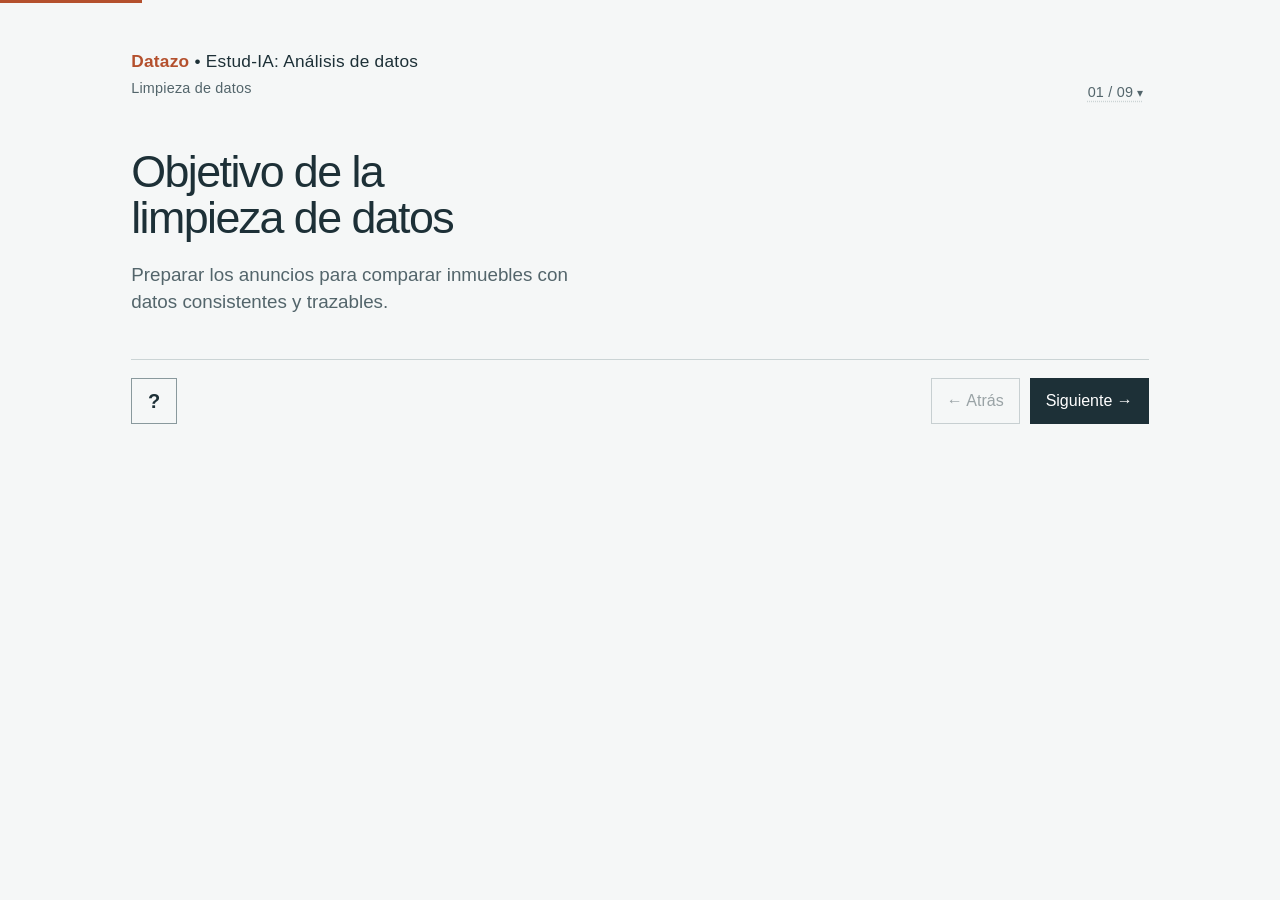
<file: grupo-datazo/presentation/limpieza_datos.html>
<!doctype html>
<html lang="es">
<head>
  <meta charset="utf-8">
  <meta name="viewport" content="width=device-width, initial-scale=1">
  <meta name="theme-color" content="#f5f7f7">
  <title>Cómo limpiamos los datos | Grupo Datazo</title>
  <link rel="preconnect" href="https://api.fontshare.com">
  <link rel="preconnect" href="https://cdn.fontshare.com" crossorigin>
  <link href="https://api.fontshare.com/v2/css?f[]=clash-grotesk@400,500,600&display=swap" rel="stylesheet">
  <style>
    :root {
      color-scheme: light;
      --paper: #f5f7f7;
      --panel: #e9eeee;
      --ink: #1d3037;
      --muted: #53656b;
      --line: #cbd4d5;
      --accent: #b4502d;
      --accent-pale: #f3e5df;
      --good: #276554;
      --step: clamp(1rem, .92rem + .32vw, 1.2rem);
      --heading: clamp(2rem, 3.5vw, 3.5rem);
      --margin: clamp(20px, 4vw, 64px);
      font-family: "Clash Grotesk", "Segoe UI", sans-serif;
      background: var(--paper);
      color: var(--ink);
    }
    * { box-sizing: border-box; }
    body { margin: 0; min-width: 320px; }
    button { font: inherit; }
    .stage {
      position: relative;
    }
    .brand, .eyebrow, .slide-count {
      color: var(--muted);
      font-size: .9rem;
      letter-spacing: .015em;
    }
    .brand { color: var(--ink); font-size: 1.08rem; }
    .brand b { color: var(--accent); font-weight: 600; }
    .content {
      padding: var(--margin);
      width: min(100%, 1120px);
      margin-inline: auto;
      display: flex;
      flex-direction: column;
      justify-content: flex-start;
    }
    .content-head {
      display: grid;
      grid-template-columns: minmax(0, 1fr) auto;
      grid-template-rows: auto auto;
      gap: 8px 16px;
    }
    .content-head .brand { grid-column: 1; grid-row: 1; }
    .content-head .eyebrow { grid-column: 1; grid-row: 2; }
    .content-head .slide-count { grid-column: 2; grid-row: 2; align-self: end; justify-self: end; }
    .brand, .eyebrow { margin: 0; }
    .eyebrow { color: var(--muted); }
    .slide-count { font-variant-numeric: tabular-nums; }
    .slide-picker-button { border: 0; border-radius: 2px; padding: 4px 6px; background: transparent; cursor: pointer; text-decoration: underline dotted var(--line); text-underline-offset: 4px; }
    .slide-picker-button::after { content: " ▾"; font-size: .8em; }
    .slide-picker-button:hover, .slide-picker-button:focus-visible { outline: 2px solid var(--accent); outline-offset: 2px; }
    .slides { display: flex; align-items: flex-start; padding: clamp(28px, 5vh, 48px) 0 24px; }
    .slide { width: 100%; max-width: 920px; animation: arrive .28s ease-out; }
    .slide[hidden] { display: none; }
    h1, h2 { margin: 0 0 20px; max-width: 15ch; font-size: var(--heading); line-height: 1.02; font-weight: 500; letter-spacing: -.035em; }
    .lead { max-width: 46ch; color: var(--muted); font-size: var(--step); line-height: 1.48; }
    .lead strong { color: var(--ink); font-weight: 500; }
    .fact-line { display: flex; gap: 18px; align-items: center; padding: 15px 0; border-top: 1px solid var(--line); }
    .fact-line:last-child { border-bottom: 1px solid var(--line); }
    .fact-line.separated { border-bottom: 1px solid var(--line); }
    .fact-number { flex: 0 0 3.4ch; inline-size: 3.4ch; text-align: center; font-size: clamp(1.8rem, 4vw, 3rem); line-height: 1; font-variant-numeric: tabular-nums; }
    .fact-text { max-width: 38ch; color: var(--muted); line-height: 1.4; }
    .column-list {
      display: grid;
      grid-template-columns: repeat(2, minmax(0, 1fr));
      gap: 6px 24px;
      margin: 8px 0 16px;
      padding-left: 1.25em;
      color: var(--muted);
      line-height: 1.4;
    }
    .column-list code { color: var(--ink); font-size: .88em; }
    .section-title { margin: 22px 0 8px; font-size: 1.05rem; font-weight: 500; }
    .property-note { margin: 0 0 8px; }
    .property-table { width: 100%; border-collapse: collapse; margin: 8px 0 22px; font-size: .9rem; }
    .property-table th, .property-table td { padding: 8px 10px; text-align: left; vertical-align: top; border-bottom: 1px solid var(--line); }
    .property-table th { background: var(--panel); color: var(--ink); font-weight: 500; }
    .property-table td { color: var(--muted); }
    .property-table th:first-child, .property-table td:first-child { white-space: nowrap; }
    .resource-grid { display: grid; grid-template-columns: repeat(2, minmax(0, 1fr)); gap: 14px; margin: 10px 0 12px; }
    .resource-card { padding: 12px 14px; border: 1px solid var(--line); background: var(--paper); }
    .resource-card h4 { margin: 0 0 8px; color: var(--ink); font-size: 1rem; font-weight: 500; }
    .resource-list { margin: 0; padding: 0; list-style: none; }
    .resource-list li { display: flex; justify-content: space-between; gap: 8px; padding: 5px 0; border-top: 1px solid var(--line); color: var(--muted); }
    .resource-list strong { color: var(--ink); font-variant-numeric: tabular-nums; }
    .resource-note { margin: 0 0 18px; color: var(--muted); font-size: .88rem; }

    .column-note { margin-top: 12px; }
    .review-intro { margin-top: 26px; }
    .review-intro p { margin: 0 0 10px; color: var(--muted); line-height: 1.45; }
    .review-table-wrap { max-width: 100%; overflow: auto; border: 1px solid var(--line); background: var(--paper); }
    .review-table { width: max-content; min-width: 100%; border-collapse: collapse; font-size: .9rem; }
    .review-table th, .review-table td { padding: 9px 11px; text-align: left; vertical-align: top; border-bottom: 1px solid var(--line); white-space: nowrap; }
    .review-table th { position: sticky; top: 0; z-index: 2; background: var(--panel); color: var(--ink); font-weight: 500; }
    .review-table th:first-child, .review-table td:first-child { position: sticky; left: 0; z-index: 1; background: var(--paper); }
    .review-table th:first-child { z-index: 3; background: var(--panel); }
    .review-table tr:last-child td { border-bottom: 0; }
    .review-table td.attention { color: #7c321e; background: var(--accent-pale); font-weight: 500; }
    .review-table .empty { color: #7b888c; font-style: italic; }
    .review-table-note { margin: 12px 0 0; color: var(--muted); font-size: .92rem; }
    .compare {
      margin-top: 18px;
      padding: 18px 20px;
      border-left: 3px solid var(--accent);
      background: var(--panel);
      line-height: 1.5;
    }
    .compare b { color: var(--ink); font-weight: 500; }
    .compare-title { display: block; margin-bottom: 8px; }
    .compare ul, .compare p { margin: 0; }
    .compare ul { padding-left: 1.25em; }
    .compare li + li { margin-top: 6px; }
    .compare + .compare { margin-top: 14px; }
    .compare + .decision { margin-top: 16px; }
    .decision { margin-top: 24px; color: var(--good); font-size: 1.05rem; font-weight: 500; }
    .file-list { margin: 22px 0 0; padding: 0; list-style: none; }
    .file-list li { padding: 12px 0; border-top: 1px solid var(--line); }
    .file-list a { color: var(--ink); text-underline-offset: 3px; }
    .controls { border-top: 1px solid var(--line); padding-top: 18px; display: flex; justify-content: space-between; align-items: center; gap: 16px; }
    .help-button { width: 46px; padding: 0; font-size: 1.25rem; font-weight: 600; }
    .help-dialog { width: min(440px, calc(100vw - 32px)); padding: 22px; border: 1px solid var(--line); background: var(--paper); color: var(--ink); box-shadow: 0 18px 60px rgb(0 0 0 / 24%); }
    .help-dialog::backdrop { background: rgb(0 0 0 / 55%); }
    .help-head { display: flex; align-items: center; justify-content: space-between; gap: 12px; }
    .help-head h2 { margin: 0; font-size: 1.35rem; }
    .help-dialog ul { margin: 18px 0 0; padding-left: 1.25rem; color: var(--muted); line-height: 1.6; }
    .help-dialog li + li { margin-top: 6px; }
    .slide-picker-list { display: grid; gap: 8px; margin: 18px 0 0; padding: 0; list-style: none; }
    .slide-picker-item { display: flex; width: 100%; min-height: 58px; align-items: center; gap: 12px; text-align: left; }
    .slide-picker-item[aria-pressed="true"] { background: var(--panel); }
    .slide-picker-number { flex: 0 0 2ch; color: var(--accent); font-variant-numeric: tabular-nums; }
    .button-row { display: flex; gap: 10px; }
    .nav-button { min-height: 46px; border: 1px solid #89999d; background: transparent; color: var(--ink); padding: 9px 15px; cursor: pointer; }
    .nav-button:hover:not(:disabled), .nav-button:focus-visible { outline: 2px solid var(--accent); outline-offset: 2px; }
    .nav-button:disabled { opacity: .42; cursor: default; }
    .nav-button.next { background: var(--ink); color: white; border-color: var(--ink); }
    .progress { position: absolute; top: 0; left: 0; height: 3px; background: var(--accent); width: 0; transition: width .24s ease; }
    .stage { position: relative; }
    @keyframes arrive { from { opacity: .4; transform: translateY(6px); } to { opacity: 1; transform: none; } }
    @media (max-width: 760px) {
      .content { padding: 24px 22px 20px; }
      h1, h2 { max-width: 17ch; }
      .review-table { font-size: .82rem; }
      .review-table th, .review-table td { padding: 8px 9px; }
    }
    @media (max-width: 480px) {
      .column-list, .resource-grid { grid-template-columns: 1fr; }
    }
    @media (prefers-reduced-motion: reduce) {
      *, *::before, *::after { scroll-behavior: auto !important; animation-duration: .01ms !important; transition-duration: .01ms !important; }
    }
  </style>
</head>
<body>
  <main class="stage" aria-label="Presentación sobre limpieza de datos">
    <div class="progress" id="progress" aria-hidden="true"></div>
    <section class="content" aria-live="polite" aria-atomic="true">
      <header class="content-head">
        <p class="brand"><b>Datazo</b> • Estud-IA: Análisis de datos</p>
        <p class="eyebrow">Limpieza de datos</p>
        <button class="slide-count slide-picker-button" id="slide-count" type="button" aria-label="Elegir diapositiva" aria-haspopup="dialog" aria-controls="slide-picker-dialog">01 / 09</button>
      </header>
      <div class="slides">
        <article class="slide" data-slide>
          <h1>Objetivo de la limpieza de datos</h1>
          <p class="lead">Preparar los anuncios para comparar inmuebles con datos consistentes y trazables.</p>
        </article>
        <article class="slide" data-slide hidden>
          <h2>Perfil de los datos de entrada</h2>
          <div class="fact-line"><strong class="fact-number">117</strong><span class="fact-text">Anuncios inmobiliarios en la muestra. Fuente: <a href="https://github.com/edgar-londono/hackaton-2026-grupo-datazo/blob/main/resources/venture-one-reference/data/anuncios_muestra.csv" target="_blank" rel="noopener noreferrer">anuncios_muestra.csv</a>.</span></div>
          <div class="fact-line separated"><strong class="fact-number">11</strong><span class="fact-text">Registros que el repositorio original denomina “inmuebles de prueba”. Fuente: <a href="https://github.com/edgar-londono/hackaton-2026-grupo-datazo/blob/main/resources/venture-one-reference/data/inmuebles_prueba.csv" target="_blank" rel="noopener noreferrer">inmuebles_prueba.csv</a>.</span></div>
          <h3 class="section-title">Capas geográficas</h3>
          <div class="resource-grid">
            <section class="resource-card" aria-labelledby="equipment-heading">
              <h4 id="equipment-heading">Equipamientos (2.714 puntos)</h4>
              <ul class="resource-list">
                <li><span>Educación</span><strong>1.018</strong></li>
                <li><span>Parques</span><strong>799</strong></li>
                <li><span>Abastecimiento</span><strong>392</strong></li>
                <li><span>Salud</span><strong>224</strong></li>
                <li><span>Cultura</span><strong>220</strong></li>
                <li><span>Seguridad</span><strong>61</strong></li>
              </ul>
            </section>
            <section class="resource-card" aria-labelledby="transport-heading">
              <h4 id="transport-heading">Transporte (42 puntos)</h4>
              <ul class="resource-list">
                <li><span>Metro</span><strong>23</strong></li>
                <li><span>Metrocable</span><strong>9</strong></li>
                <li><span>Metroplús</span><strong>1</strong></li>
                <li><span>Tranvía</span><strong>9</strong></li>
              </ul>
            </section>
          </div>
          <p class="resource-note">OpenStreetMap es un mapa colaborativo. Sus capas aportan ubicaciones de equipamientos y transporte.</p>
          <h3 class="section-title">Inmuebles de prueba</h3>
          <p class="lead property-note">“Inmuebles de prueba” es una denominación del repositorio original. El equipo Datazo no seleccionó estos registros.</p>
        </article>
        <article class="slide" data-slide hidden>
          <h2>Campos y tipos de datos</h2>
          <p class="lead">El archivo de anuncios tiene 14 columnas. La tabla resume el tipo lógico y el contenido de cada campo.</p>
          <h3 class="section-title">Campos del archivo de anuncios</h3>
          <div class="review-table-wrap field-table-wrap" role="region" aria-label="Campos, tipos de datos y contenido" tabindex="0">
            <table class="review-table field-table">
              <thead><tr><th>Campo</th><th>Tipo lógico</th><th>Contenido</th></tr></thead>
              <tbody>
                <tr><td>Identificador (<code>id_anuncio</code>)</td><td>Texto</td><td>Código del anuncio</td></tr>
                <tr><td>Fuente (<code>fuente</code>)</td><td>Categoría</td><td>Portal o canal de publicación</td></tr>
                <tr><td>Fecha (<code>fecha</code>)</td><td>Fecha</td><td>Fecha de publicación; vacía en la muestra</td></tr>
                <tr><td>Zona (<code>zona</code>)</td><td>Categoría</td><td>Zona agrupadora</td></tr>
                <tr><td>Municipio (<code>municipio</code>)</td><td>Categoría</td><td>Municipio del inmueble</td></tr>
                <tr><td>Barrio (<code>barrio</code>)</td><td>Texto</td><td>Barrio informado</td></tr>
                <tr><td>Área (<code>area_m2</code>)</td><td>Decimal</td><td>Área en metros cuadrados</td></tr>
                <tr><td>Precio (<code>precio</code>)</td><td>Entero</td><td>Valor anunciado en pesos</td></tr>
                <tr><td>Habitaciones (<code>habitaciones</code>)</td><td>Entero</td><td>Número de habitaciones</td></tr>
                <tr><td>Baños (<code>banos</code>)</td><td>Entero</td><td>Número de baños</td></tr>
                <tr><td>Parqueadero (<code>parqueadero</code>)</td><td>Mixto</td><td>Cantidad, guion o signo de interrogación</td></tr>
                <tr><td>Estado (<code>estado</code>)</td><td>Categoría</td><td>Estado reportado</td></tr>
                <tr><td>Tipo de precio (<code>tipo_precio</code>)</td><td>Categoría</td><td>Modalidad del precio</td></tr>
                <tr><td>Origen (<code>origen</code>)</td><td>Texto</td><td>Referencia del archivo y registro de origen</td></tr>
              </tbody>
            </table>
          </div>
        </article>
        <article class="slide" data-slide hidden>
          <h2>Hallazgos de calidad de datos</h2>
          <h3 class="section-title">Datos vacíos</h3>
          <div class="fact-line"><strong class="fact-number">117</strong><span class="fact-text">Anuncios sin fecha. No se puede revisar su antigüedad.</span></div>
          <div class="fact-line"><strong class="fact-number">25</strong><span class="fact-text">Anuncios sin estado. No se usan en comparaciones por estado.</span></div>
          <div class="fact-line separated"><strong class="fact-number">1</strong><span class="fact-text">Anuncio sin área. No se usa para calcular el precio por metro cuadrado.</span></div>
          <p class="lead">Conservamos todos los anuncios. Un dato vacío se excluye solo del cálculo que lo necesita, para evitar resultados incompletos.</p>
        </article>
        <article class="slide" data-slide hidden>
          <h2>Identificación de posibles duplicados</h2>
          <p class="lead">El identificador, la zona, el área y el precio pueden señalar anuncios similares. Coincidir en algunos datos no confirma que sea el mismo anuncio.</p>
          <div class="compare">
            <b class="compare-title">Normalización para comparar</b>
            <ul>
              <li>Normalizamos el formato: quitamos espacios externos, agrupamos espacios repetidos y comparamos los números por su valor.</li>
              <li>Conservamos las diferencias de mayúsculas y tildes al decidir si dos filas son iguales. El archivo original permanece intacto.</li>
            </ul>
          </div>
          <div class="compare">
            <b class="compare-title">Regla para identificar duplicados</b>
            <ul>
              <li>Eliminamos una fila solo si coinciden las 14 columnas después de normalizar el formato.
                <ul><li>Ejemplo: 80 y 80,0 representan el mismo valor numérico.</li></ul>
              </li>
              <li>Si dos anuncios coinciden en algunos campos, pero difieren en otro, se conservan por separado. No se elimina ninguno sin evidencia de que sea el mismo anuncio.
                <ul><li>Ejemplo: "fincaraiz:10710482" aparece con "Sectorial: 2" y con "Sectorial: 11".</li><li>Dos anuncios de Buenos Aires / El Salvador comparten 73 m² y $310.000.000, pero difieren en estado y origen.</li></ul>
              </li>
              <li>Puedes incluir o excluir las posibles coincidencias al calcular resultados.</li>
            </ul>
          </div>
        </article>
        <article class="slide" data-slide hidden>
          <h2>Datos que coinciden y datos que cambian</h2>
          <p class="lead">Encontramos anuncios con la misma zona, área y precio, pero con identificadores o datos de barrio diferentes.</p>
          <div class="compare">
            <b class="compare-title">Ejemplo:</b>
            <p>En la zona Ditaires aparecen tres anuncios con 73 m² y un precio de $490.000.000. Los tres tienen identificadores distintos y otros datos que cambian.</p>
          </div>
          <div class="fact-line separated"><strong class="fact-number" id="review-count">54</strong><span class="fact-text">Anuncios tienen coincidencias parciales, agrupadas en 21 grupos. Se conservan separados.</span></div>
          <div class="review-intro">
            <p><strong>Posibles coincidencias</strong></p>
            <p>Los datos resaltados muestran diferencias entre anuncios agrupados como posibles coincidencias. Desplázate a los lados para consultar todas las columnas.</p>
            <div class="review-table-wrap" role="region" aria-label="Tabla de anuncios con posibles coincidencias" tabindex="0">
              <table class="review-table">
                <thead><tr id="review-head"></tr></thead>
                <tbody id="review-body"></tbody>
              </table>
            </div>
          </div>
        </article>
        <article class="slide" data-slide hidden>
          <h2>Resultado de la limpieza de anuncios</h2>
          <div class="fact-line"><strong class="fact-number">117</strong><span class="fact-text">Anuncios conforman la muestra original.</span></div>
          <div class="fact-line"><strong class="fact-number">0</strong><span class="fact-text">Filas eliminadas. Ningún anuncio coincidió en todos sus campos.</span></div>
          <div class="fact-line separated"><strong class="fact-number">54</strong><span class="fact-text">Posibles coincidencias se conservan como anuncios separados en 21 grupos.</span></div>
          <p class="lead">Al ejecutar el proceso, puedes incluir o excluir los grupos con posibles coincidencias. Los datos vacíos o inválidos no entran en los cálculos que los necesitan.</p>
          <ul class="file-list">
            <li><a href="https://github.com/edgar-londono/hackaton-2026-grupo-datazo/blob/main/grupo-datazo/output/prepared/posibles_repeticiones.csv">Ver las posibles coincidencias</a></li>
            <li><a href="https://github.com/edgar-londono/hackaton-2026-grupo-datazo/blob/main/grupo-datazo/output/prepared/auditoria_campos_anuncios.csv">Consultar la auditoría de los 1.638 valores</a></li>
            <li><a href="https://github.com/edgar-londono/hackaton-2026-grupo-datazo/blob/main/grupo-datazo/output/prepared/normalizacion_texto.csv">Ver valores originales y comparados</a></li>
            <li><a href="https://github.com/edgar-londono/hackaton-2026-grupo-datazo/blob/main/grupo-datazo/output/data_quality.md">Leer el informe completo de calidad</a></li>
          </ul>
        </article>
        <article class="slide" data-slide hidden>
          <h2>Después validamos los inmuebles de prueba</h2>
          <p class="lead">Los 11 registros venían del repositorio original. Se usan para comprobar el resultado.</p>
          <div class="fact-line"><strong class="fact-number">11</strong><span class="fact-text">Registros cumplen los campos requeridos para esta etapa.</span></div>
          <div class="fact-line"><strong class="fact-number">7</strong><span class="fact-text">Registros sin dirección. El campo permanece vacío.</span></div>
          <div class="fact-line separated"><strong class="fact-number">0</strong><span class="fact-text">Registros excluidos por errores en los campos requeridos.</span></div>
          <p class="lead">Los campos vacíos se conservaron así. No dedujimos valores ni creamos direcciones.</p>
        </article>
        <article class="slide" data-slide hidden>
          <h2>Luego limpiamos las capas geográficas</h2>
          <p class="lead">Conservamos los registros y los nombres recibidos. Los campos vacíos siguen vacíos; no dedujimos ni creamos nombres.</p>
          <p class="lead">Normalizamos el formato: quitamos espacios externos y agrupamos espacios repetidos. Expresamos las categorías en minúsculas y sin tildes. Comparamos nombres solo entre puntos con las mismas coordenadas. Una similitud de 90% o más genera una alerta, sin corregir ni eliminar registros.</p>
          <div class="fact-line"><strong class="fact-number">0</strong><span class="fact-text">Puntos con coordenadas inválidas, identificadores repetidos o filas idénticas.</span></div>
          <div class="fact-line"><strong class="fact-number">640</strong><span class="fact-text">Equipamientos sin nombre. Se conservan porque aún se pueden contar por categoría.</span></div>
          <div class="fact-line separated"><strong class="fact-number" id="geo-review-count">10</strong><span class="fact-text">Registros forman <strong id="geo-group-count">5</strong> pares con coordenadas coincidentes. Se conservan para revisión.</span></div>
          <div class="review-intro">
            <p><strong>Registros en coordenadas compartidas</strong></p>
            <p>Los datos resaltados muestran diferencias entre registros que comparten coordenadas.</p>
            <div class="review-table-wrap" role="region" aria-label="Tabla de puntos geográficos coincidentes" tabindex="0">
              <table class="review-table">
                <thead><tr><th>Fila</th><th>Identificador OSM</th><th>Nombre</th><th>Comparación de nombres</th><th>Categoría</th><th>Longitud</th><th>Latitud</th></tr></thead>
                <tbody id="geo-review-body"></tbody>
              </table>
            </div>
            <p class="review-table-note" id="geo-review-note">Se muestran todos los puntos que comparten coordenadas.</p>
          </div>
          <ul class="file-list">
            <li><a href="https://github.com/edgar-londono/hackaton-2026-grupo-datazo/blob/main/grupo-datazo/output/prepared/geo/coincidencias_para_revision.csv">Abrir los puntos para revisión</a></li>
            <li><a href="https://github.com/edgar-londono/hackaton-2026-grupo-datazo/blob/main/grupo-datazo/output/prepared/geo/normalizacion_geografica.csv">Ver valores geográficos antes y después</a></li>
            <li><a href="https://github.com/edgar-londono/hackaton-2026-grupo-datazo/blob/main/grupo-datazo/output/geospatial_quality.md">Leer el informe completo de calidad geográfica</a></li>
          </ul>
        </article>
      </div>
      <footer class="controls">
        <button class="nav-button help-button" id="help-button" type="button" aria-label="Mostrar controles">?</button>
        <div class="button-row">
          <button class="nav-button" id="previous" type="button" aria-label="Diapositiva anterior">← Atrás</button>
          <button class="nav-button next" id="next" type="button" aria-label="Siguiente diapositiva">Siguiente →</button>
        </div>
      </footer>
    </section>
  </main>
  <dialog class="help-dialog" id="slide-picker-dialog" aria-labelledby="slide-picker-title">
    <div class="help-head">
      <h2 id="slide-picker-title">Ir a una diapositiva</h2>
      <button class="nav-button" id="close-slide-picker" type="button">Cerrar</button>
    </div>
    <ol class="slide-picker-list" id="slide-picker-list"></ol>
  </dialog>
  <dialog class="help-dialog" id="help-dialog" aria-labelledby="help-title">
    <div class="help-head">
      <h2 id="help-title">Controles</h2>
      <button class="nav-button" id="close-help" type="button">Cerrar</button>
    </div>
    <ul>
      <li><strong>Anterior:</strong> flecha izquierda o A.</li>
      <li><strong>Siguiente:</strong> flecha derecha, D o espacio.</li>
      <li><strong>Subir:</strong> flecha arriba o W.</li>
      <li><strong>Bajar:</strong> flecha abajo o S.</li>
    </ul>
  </dialog>
  <script id="review-data" type="application/json">[{"id_anuncio": "fincaraiz:10710482", "fuente": "fincaraiz", "fecha": "", "zona": "castellana_laureles", "municipio": "medellin", "barrio": "la castellana", "area_m2": "94", "precio": "610000000", "habitaciones": "3", "banos": "2", "parqueadero": "1", "estado": "REMODELADO", "tipo_precio": "pedido", "origen": "factibilidad_castellana.xlsx:SECTORIAL:2", "csv_row": "2", "first_candidate_row": "2", "candidate_rule": "id_anuncio", "candidate_key": "fincaraiz:10710482", "differing_fields": "origen"}, {"id_anuncio": "fincaraiz:10710482", "fuente": "fincaraiz", "fecha": "", "zona": "castellana_laureles", "municipio": "medellin", "barrio": "la castellana", "area_m2": "94", "precio": "610000000", "habitaciones": "3", "banos": "2", "parqueadero": "1", "estado": "REMODELADO", "tipo_precio": "pedido", "origen": "factibilidad_castellana.xlsx:SECTORIAL:11", "csv_row": "11", "first_candidate_row": "2", "candidate_rule": "id_anuncio", "candidate_key": "fincaraiz:10710482", "differing_fields": "origen"}, {"id_anuncio": "fincaraiz:193287983", "fuente": "fincaraiz", "fecha": "", "zona": "castellana_laureles", "municipio": "medellin", "barrio": "la castellana", "area_m2": "99", "precio": "690000000", "habitaciones": "3", "banos": "2", "parqueadero": "2", "estado": "REMODELADO", "tipo_precio": "pedido", "origen": "factibilidad_castellana.xlsx:SECTORIAL:3", "csv_row": "3", "first_candidate_row": "3", "candidate_rule": "id_anuncio", "candidate_key": "fincaraiz:193287983", "differing_fields": "origen"}, {"id_anuncio": "fincaraiz:193287983", "fuente": "fincaraiz", "fecha": "", "zona": "castellana_laureles", "municipio": "medellin", "barrio": "la castellana", "area_m2": "99", "precio": "690000000", "habitaciones": "3", "banos": "2", "parqueadero": "2", "estado": "REMODELADO", "tipo_precio": "pedido", "origen": "factibilidad_castellana.xlsx:SECTORIAL:10", "csv_row": "10", "first_candidate_row": "3", "candidate_rule": "id_anuncio", "candidate_key": "fincaraiz:193287983", "differing_fields": "origen"}, {"id_anuncio": "fincaraiz:193440669", "fuente": "fincaraiz", "fecha": "", "zona": "castellana_laureles", "municipio": "medellin", "barrio": "la castellana", "area_m2": "100", "precio": "870000000", "habitaciones": "3", "banos": "2", "parqueadero": "1", "estado": "REMODELADO", "tipo_precio": "pedido", "origen": "factibilidad_castellana.xlsx:SECTORIAL:9", "csv_row": "9", "first_candidate_row": "9", "candidate_rule": "id_anuncio", "candidate_key": "fincaraiz:193440669", "differing_fields": "origen"}, {"id_anuncio": "fincaraiz:193440669", "fuente": "fincaraiz", "fecha": "", "zona": "castellana_laureles", "municipio": "medellin", "barrio": "la castellana", "area_m2": "100", "precio": "870000000", "habitaciones": "3", "banos": "2", "parqueadero": "1", "estado": "REMODELADO", "tipo_precio": "pedido", "origen": "factibilidad_castellana.xlsx:SECTORIAL:12", "csv_row": "12", "first_candidate_row": "9", "candidate_rule": "id_anuncio", "candidate_key": "fincaraiz:193440669", "differing_fields": "origen"}, {"id_anuncio": "fincaraiz:192959138", "fuente": "fincaraiz", "fecha": "", "zona": "ditaires_itagui", "municipio": "itagui", "barrio": "ditaires", "area_m2": "73", "precio": "490000000", "habitaciones": "3", "banos": "2", "parqueadero": "1", "estado": "REMODELADA", "tipo_precio": "pedido", "origen": "factibilidad_proyecto2.xlsx:SECTORIAL:5", "csv_row": "21", "first_candidate_row": "21", "candidate_rule": "claves_sin_id", "candidate_key": "zona=ditaires_itagui, area_m2=73, precio=4.9E+8", "differing_fields": "id_anuncio, barrio, estado, origen"}, {"id_anuncio": "fincaraiz:193131396", "fuente": "fincaraiz", "fecha": "", "zona": "ditaires_itagui", "municipio": "itagui", "barrio": "ditaires", "area_m2": "73", "precio": "490000000", "habitaciones": "3", "banos": "2", "parqueadero": "1", "estado": "REMODELADA ?", "tipo_precio": "pedido", "origen": "factibilidad_proyecto2.xlsx:SECTORIAL:7", "csv_row": "23", "first_candidate_row": "21", "candidate_rule": "claves_sin_id", "candidate_key": "zona=ditaires_itagui, area_m2=73, precio=4.9E+8", "differing_fields": "id_anuncio, barrio, estado, origen"}, {"id_anuncio": "fincaraiz:192937244", "fuente": "fincaraiz", "fecha": "", "zona": "ditaires_itagui", "municipio": "itagui", "barrio": "", "area_m2": "73", "precio": "490000000", "habitaciones": "3", "banos": "2", "parqueadero": "1", "estado": "REMODELADA", "tipo_precio": "pedido", "origen": "factibilidad_proyecto2.xlsx:SECTORIAL:9", "csv_row": "25", "first_candidate_row": "21", "candidate_rule": "claves_sin_id", "candidate_key": "zona=ditaires_itagui, area_m2=73, precio=4.9E+8", "differing_fields": "id_anuncio, barrio, estado, origen"}, {"id_anuncio": "", "fuente": "aviso_calle", "fecha": "", "zona": "buenos_aires_el_salvador", "municipio": "medellin", "barrio": "salvadror/palmas", "area_m2": "73", "precio": "310000000", "habitaciones": "3", "banos": "2", "parqueadero": "", "estado": "", "tipo_precio": "pedido", "origen": "extension_poligono.xlsx:REMODELAR:39", "csv_row": "42", "first_candidate_row": "42", "candidate_rule": "claves_sin_id", "candidate_key": "zona=buenos_aires_el_salvador, area_m2=73, precio=3.1E+8", "differing_fields": "estado, origen"}, {"id_anuncio": "", "fuente": "aviso_calle", "fecha": "", "zona": "buenos_aires_el_salvador", "municipio": "medellin", "barrio": "salvadror/palmas", "area_m2": "73", "precio": "310000000", "habitaciones": "3", "banos": "2", "parqueadero": "", "estado": "Ok", "tipo_precio": "pedido", "origen": "extension_poligono.xlsx:El salvador:11", "csv_row": "101", "first_candidate_row": "42", "candidate_rule": "claves_sin_id", "candidate_key": "zona=buenos_aires_el_salvador, area_m2=73, precio=3.1E+8", "differing_fields": "estado, origen"}, {"id_anuncio": "", "fuente": "aviso_calle", "fecha": "", "zona": "buenos_aires_el_salvador", "municipio": "medellin", "barrio": "El Salvador (arriba de gimnasio 36 la que baja)", "area_m2": "70.4", "precio": "250000000", "habitaciones": "2", "banos": "", "parqueadero": "", "estado": "", "tipo_precio": "pedido", "origen": "extension_poligono.xlsx:REMODELAR:60", "csv_row": "51", "first_candidate_row": "51", "candidate_rule": "claves_sin_id", "candidate_key": "zona=buenos_aires_el_salvador, area_m2=70.4, precio=2.5E+8", "differing_fields": "estado, origen"}, {"id_anuncio": "", "fuente": "aviso_calle", "fecha": "", "zona": "buenos_aires_el_salvador", "municipio": "medellin", "barrio": "El Salvador (arriba de gimnasio 36 la que baja)", "area_m2": "70.4", "precio": "250000000", "habitaciones": "2", "banos": "", "parqueadero": "", "estado": "Remodelar", "tipo_precio": "pedido", "origen": "extension_poligono.xlsx:El salvador:3", "csv_row": "93", "first_candidate_row": "51", "candidate_rule": "claves_sin_id", "candidate_key": "zona=buenos_aires_el_salvador, area_m2=70.4, precio=2.5E+8", "differing_fields": "estado, origen"}, {"id_anuncio": "fincaraiz:192814617", "fuente": "fincaraiz", "fecha": "", "zona": "buenos_aires_el_salvador", "municipio": "medellin", "barrio": "El Salvador", "area_m2": "71", "precio": "189000000", "habitaciones": "3", "banos": "2", "parqueadero": "", "estado": "", "tipo_precio": "pedido", "origen": "extension_poligono.xlsx:REMODELAR:65", "csv_row": "52", "first_candidate_row": "52", "candidate_rule": "id_anuncio", "candidate_key": "fincaraiz:192814617", "differing_fields": "estado, origen"}, {"id_anuncio": "fincaraiz:192814617", "fuente": "fincaraiz", "fecha": "", "zona": "buenos_aires_el_salvador", "municipio": "medellin", "barrio": "El Salvador", "area_m2": "71", "precio": "189000000", "habitaciones": "3", "banos": "2", "parqueadero": "", "estado": "OK", "tipo_precio": "pedido", "origen": "extension_poligono.xlsx:El salvador:12", "csv_row": "102", "first_candidate_row": "52", "candidate_rule": "id_anuncio", "candidate_key": "fincaraiz:192814617", "differing_fields": "estado, origen"}, {"id_anuncio": "fincaraiz:7387557", "fuente": "fincaraiz", "fecha": "", "zona": "buenos_aires_el_salvador", "municipio": "medellin", "barrio": "el Salvador", "area_m2": "73", "precio": "300000000", "habitaciones": "3", "banos": "2", "parqueadero": "", "estado": "", "tipo_precio": "pedido", "origen": "extension_poligono.xlsx:REMODELAR:68", "csv_row": "55", "first_candidate_row": "55", "candidate_rule": "id_anuncio", "candidate_key": "fincaraiz:7387557", "differing_fields": "id_anuncio, fuente, barrio, estado, origen"}, {"id_anuncio": "fincaraiz:7387557", "fuente": "fincaraiz", "fecha": "", "zona": "buenos_aires_el_salvador", "municipio": "medellin", "barrio": "El Salvador", "area_m2": "73", "precio": "300000000", "habitaciones": "3", "banos": "2", "parqueadero": "", "estado": "", "tipo_precio": "pedido", "origen": "extension_poligono.xlsx:REMODELAR:71", "csv_row": "58", "first_candidate_row": "55", "candidate_rule": "id_anuncio", "candidate_key": "fincaraiz:7387557", "differing_fields": "id_anuncio, fuente, barrio, estado, origen"}, {"id_anuncio": "arrendamientos_santafe:V10746", "fuente": "arrendamientos_santafe", "fecha": "", "zona": "buenos_aires_el_salvador", "municipio": "medellin", "barrio": "El Salvador", "area_m2": "73", "precio": "300000000", "habitaciones": "3", "banos": "2", "parqueadero": "", "estado": "Remodelar", "tipo_precio": "pedido", "origen": "extension_poligono.xlsx:REMODELAR:78", "csv_row": "65", "first_candidate_row": "55", "candidate_rule": "id_anuncio", "candidate_key": "fincaraiz:7387557", "differing_fields": "id_anuncio, fuente, barrio, estado, origen"}, {"id_anuncio": "fincaraiz:7387557", "fuente": "fincaraiz", "fecha": "", "zona": "buenos_aires_el_salvador", "municipio": "medellin", "barrio": "El Salvador", "area_m2": "73", "precio": "300000000", "habitaciones": "3", "banos": "2", "parqueadero": "", "estado": "Remodelar", "tipo_precio": "pedido", "origen": "extension_poligono.xlsx:El salvador:5", "csv_row": "95", "first_candidate_row": "55", "candidate_rule": "id_anuncio", "candidate_key": "fincaraiz:7387557", "differing_fields": "id_anuncio, fuente, barrio, estado, origen"}, {"id_anuncio": "arrendamientos_santafe:V10746", "fuente": "arrendamientos_santafe", "fecha": "", "zona": "buenos_aires_el_salvador", "municipio": "medellin", "barrio": "El Salvador", "area_m2": "73", "precio": "300000000", "habitaciones": "3", "banos": "2", "parqueadero": "", "estado": "Remodelar", "tipo_precio": "pedido", "origen": "extension_poligono.xlsx:El salvador:7", "csv_row": "97", "first_candidate_row": "55", "candidate_rule": "id_anuncio", "candidate_key": "fincaraiz:7387557", "differing_fields": "id_anuncio, fuente, barrio, estado, origen"}, {"id_anuncio": "fincaraiz:10766727", "fuente": "fincaraiz", "fecha": "", "zona": "buenos_aires_el_salvador", "municipio": "medellin", "barrio": "El Salvador", "area_m2": "57", "precio": "225000000", "habitaciones": "2", "banos": "1", "parqueadero": "", "estado": "", "tipo_precio": "pedido", "origen": "extension_poligono.xlsx:REMODELAR:69", "csv_row": "56", "first_candidate_row": "56", "candidate_rule": "claves_sin_id", "candidate_key": "zona=buenos_aires_el_salvador, area_m2=57, precio=2.25E+8", "differing_fields": "id_anuncio, fuente, estado, origen"}, {"id_anuncio": "arrendamientos_santafe:V12132", "fuente": "arrendamientos_santafe", "fecha": "", "zona": "buenos_aires_el_salvador", "municipio": "medellin", "barrio": "El Salvador", "area_m2": "57", "precio": "225000000", "habitaciones": "2", "banos": "1", "parqueadero": "", "estado": "Remodelar", "tipo_precio": "pedido", "origen": "extension_poligono.xlsx:REMODELAR:77", "csv_row": "64", "first_candidate_row": "56", "candidate_rule": "claves_sin_id", "candidate_key": "zona=buenos_aires_el_salvador, area_m2=57, precio=2.25E+8", "differing_fields": "id_anuncio, fuente, estado, origen"}, {"id_anuncio": "arrendamientos_santafe:V12132", "fuente": "arrendamientos_santafe", "fecha": "", "zona": "buenos_aires_el_salvador", "municipio": "medellin", "barrio": "El Salvador", "area_m2": "57", "precio": "225000000", "habitaciones": "2", "banos": "1", "parqueadero": "", "estado": "Remodelar", "tipo_precio": "pedido", "origen": "extension_poligono.xlsx:El salvador:6", "csv_row": "96", "first_candidate_row": "56", "candidate_rule": "claves_sin_id", "candidate_key": "zona=buenos_aires_el_salvador, area_m2=57, precio=2.25E+8", "differing_fields": "id_anuncio, fuente, estado, origen"}, {"id_anuncio": "", "fuente": "facebook", "fecha": "", "zona": "buenos_aires_el_salvador", "municipio": "medellin", "barrio": "El salvador", "area_m2": "89", "precio": "200000000", "habitaciones": "2", "banos": "1", "parqueadero": "", "estado": "Reformar", "tipo_precio": "pedido", "origen": "extension_poligono.xlsx:REMODELAR:73", "csv_row": "60", "first_candidate_row": "60", "candidate_rule": "claves_sin_id", "candidate_key": "zona=buenos_aires_el_salvador, area_m2=89, precio=2E+8", "differing_fields": "origen"}, {"id_anuncio": "", "fuente": "facebook", "fecha": "", "zona": "buenos_aires_el_salvador", "municipio": "medellin", "barrio": "El salvador", "area_m2": "89", "precio": "200000000", "habitaciones": "2", "banos": "1", "parqueadero": "", "estado": "Reformar", "tipo_precio": "pedido", "origen": "extension_poligono.xlsx:El salvador:10", "csv_row": "100", "first_candidate_row": "60", "candidate_rule": "claves_sin_id", "candidate_key": "zona=buenos_aires_el_salvador, area_m2=89, precio=2E+8", "differing_fields": "origen"}, {"id_anuncio": "fincaraiz:193042067", "fuente": "fincaraiz", "fecha": "", "zona": "buenos_aires_el_salvador", "municipio": "medellin", "barrio": "Bombona No1", "area_m2": "67", "precio": "320000000", "habitaciones": "3", "banos": "2", "parqueadero": "", "estado": "Remodelar", "tipo_precio": "pedido", "origen": "extension_poligono.xlsx:REMODELAR:82", "csv_row": "69", "first_candidate_row": "69", "candidate_rule": "id_anuncio", "candidate_key": "fincaraiz:193042067", "differing_fields": "origen"}, {"id_anuncio": "fincaraiz:193042067", "fuente": "fincaraiz", "fecha": "", "zona": "buenos_aires_el_salvador", "municipio": "medellin", "barrio": "Bombona No1", "area_m2": "67", "precio": "320000000", "habitaciones": "3", "banos": "2", "parqueadero": "", "estado": "Remodelar", "tipo_precio": "pedido", "origen": "extension_poligono.xlsx:Bombona:6", "csv_row": "80", "first_candidate_row": "69", "candidate_rule": "id_anuncio", "candidate_key": "fincaraiz:193042067", "differing_fields": "origen"}, {"id_anuncio": "fincaraiz:192609616", "fuente": "fincaraiz", "fecha": "", "zona": "buenos_aires_el_salvador", "municipio": "medellin", "barrio": "Bombona No1", "area_m2": "65", "precio": "250000000", "habitaciones": "2", "banos": "2", "parqueadero": "", "estado": "Remodelar", "tipo_precio": "pedido", "origen": "extension_poligono.xlsx:REMODELAR:83", "csv_row": "70", "first_candidate_row": "70", "candidate_rule": "id_anuncio", "candidate_key": "fincaraiz:192609616", "differing_fields": "origen"}, {"id_anuncio": "fincaraiz:192609616", "fuente": "fincaraiz", "fecha": "", "zona": "buenos_aires_el_salvador", "municipio": "medellin", "barrio": "Bombona No1", "area_m2": "65", "precio": "250000000", "habitaciones": "2", "banos": "2", "parqueadero": "", "estado": "Remodelar", "tipo_precio": "pedido", "origen": "extension_poligono.xlsx:Bombona:7", "csv_row": "81", "first_candidate_row": "70", "candidate_rule": "id_anuncio", "candidate_key": "fincaraiz:192609616", "differing_fields": "origen"}, {"id_anuncio": "fincaraiz:8146402", "fuente": "fincaraiz", "fecha": "", "zona": "buenos_aires_el_salvador", "municipio": "medellin", "barrio": "Bombona No1", "area_m2": "62", "precio": "315000000", "habitaciones": "", "banos": "", "parqueadero": "", "estado": "OK", "tipo_precio": "pedido", "origen": "extension_poligono.xlsx:REMODELAR:84", "csv_row": "71", "first_candidate_row": "71", "candidate_rule": "id_anuncio", "candidate_key": "fincaraiz:8146402", "differing_fields": "habitaciones, banos, estado, origen"}, {"id_anuncio": "fincaraiz:8146402", "fuente": "fincaraiz", "fecha": "", "zona": "buenos_aires_el_salvador", "municipio": "medellin", "barrio": "Bombona No1", "area_m2": "62", "precio": "315000000", "habitaciones": "3", "banos": "2", "parqueadero": "", "estado": "Vivir", "tipo_precio": "pedido", "origen": "extension_poligono.xlsx:Bombona:8", "csv_row": "82", "first_candidate_row": "71", "candidate_rule": "id_anuncio", "candidate_key": "fincaraiz:8146402", "differing_fields": "habitaciones, banos, estado, origen"}, {"id_anuncio": "", "fuente": "facebook", "fecha": "", "zona": "buenos_aires_el_salvador", "municipio": "medellin", "barrio": "El salvador", "area_m2": "64", "precio": "250000000", "habitaciones": "2", "banos": "1", "parqueadero": "", "estado": "OK", "tipo_precio": "pedido", "origen": "extension_poligono.xlsx:REMODELAR:85", "csv_row": "72", "first_candidate_row": "72", "candidate_rule": "claves_sin_id", "candidate_key": "zona=buenos_aires_el_salvador, area_m2=64, precio=2.5E+8", "differing_fields": "estado, origen"}, {"id_anuncio": "", "fuente": "facebook", "fecha": "", "zona": "buenos_aires_el_salvador", "municipio": "medellin", "barrio": "El salvador", "area_m2": "64", "precio": "250000000", "habitaciones": "2", "banos": "1", "parqueadero": "", "estado": "OK", "tipo_precio": "pedido", "origen": "extension_poligono.xlsx:El salvador:13", "csv_row": "103", "first_candidate_row": "72", "candidate_rule": "claves_sin_id", "candidate_key": "zona=buenos_aires_el_salvador, area_m2=64, precio=2.5E+8", "differing_fields": "estado, origen"}, {"id_anuncio": "", "fuente": "facebook", "fecha": "", "zona": "buenos_aires_el_salvador", "municipio": "medellin", "barrio": "El salvador", "area_m2": "64", "precio": "250000000", "habitaciones": "2", "banos": "1", "parqueadero": "", "estado": "Vivir", "tipo_precio": "pedido", "origen": "extension_poligono.xlsx:VIVIR:5", "csv_row": "111", "first_candidate_row": "72", "candidate_rule": "claves_sin_id", "candidate_key": "zona=buenos_aires_el_salvador, area_m2=64, precio=2.5E+8", "differing_fields": "estado, origen"}, {"id_anuncio": "", "fuente": "facebook", "fecha": "", "zona": "buenos_aires_el_salvador", "municipio": "medellin", "barrio": "El salvador", "area_m2": "47", "precio": "160000000", "habitaciones": "1", "banos": "1", "parqueadero": "", "estado": "OK", "tipo_precio": "pedido", "origen": "extension_poligono.xlsx:REMODELAR:86", "csv_row": "73", "first_candidate_row": "73", "candidate_rule": "claves_sin_id", "candidate_key": "zona=buenos_aires_el_salvador, area_m2=47, precio=1.6E+8", "differing_fields": "estado, origen"}, {"id_anuncio": "", "fuente": "facebook", "fecha": "", "zona": "buenos_aires_el_salvador", "municipio": "medellin", "barrio": "El salvador", "area_m2": "47", "precio": "160000000", "habitaciones": "1", "banos": "1", "parqueadero": "", "estado": "OK", "tipo_precio": "pedido", "origen": "extension_poligono.xlsx:El salvador:14", "csv_row": "104", "first_candidate_row": "73", "candidate_rule": "claves_sin_id", "candidate_key": "zona=buenos_aires_el_salvador, area_m2=47, precio=1.6E+8", "differing_fields": "estado, origen"}, {"id_anuncio": "", "fuente": "facebook", "fecha": "", "zona": "buenos_aires_el_salvador", "municipio": "medellin", "barrio": "El salvador", "area_m2": "47", "precio": "160000000", "habitaciones": "1", "banos": "1", "parqueadero": "", "estado": "Vivir", "tipo_precio": "pedido", "origen": "extension_poligono.xlsx:VIVIR:6", "csv_row": "112", "first_candidate_row": "73", "candidate_rule": "claves_sin_id", "candidate_key": "zona=buenos_aires_el_salvador, area_m2=47, precio=1.6E+8", "differing_fields": "estado, origen"}, {"id_anuncio": "", "fuente": "facebook", "fecha": "", "zona": "buenos_aires_el_salvador", "municipio": "medellin", "barrio": "La milagrosa", "area_m2": "48", "precio": "225000000", "habitaciones": "2", "banos": "1", "parqueadero": "", "estado": "OK", "tipo_precio": "pedido", "origen": "extension_poligono.xlsx:REMODELAR:87", "csv_row": "74", "first_candidate_row": "74", "candidate_rule": "claves_sin_id", "candidate_key": "zona=buenos_aires_el_salvador, area_m2=48, precio=2.25E+8", "differing_fields": "barrio, estado, origen"}, {"id_anuncio": "", "fuente": "facebook", "fecha": "", "zona": "buenos_aires_el_salvador", "municipio": "medellin", "barrio": "El salvador", "area_m2": "48", "precio": "225000000", "habitaciones": "2", "banos": "1", "parqueadero": "", "estado": "Vivir", "tipo_precio": "pedido", "origen": "extension_poligono.xlsx:VIVIR:7", "csv_row": "113", "first_candidate_row": "74", "candidate_rule": "claves_sin_id", "candidate_key": "zona=buenos_aires_el_salvador, area_m2=48, precio=2.25E+8", "differing_fields": "barrio, estado, origen"}, {"id_anuncio": "", "fuente": "facebook", "fecha": "", "zona": "buenos_aires_el_salvador", "municipio": "medellin", "barrio": "El salvador", "area_m2": "64", "precio": "245000000", "habitaciones": "2", "banos": "1", "parqueadero": "", "estado": "OK", "tipo_precio": "pedido", "origen": "extension_poligono.xlsx:REMODELAR:88", "csv_row": "75", "first_candidate_row": "75", "candidate_rule": "claves_sin_id", "candidate_key": "zona=buenos_aires_el_salvador, area_m2=64, precio=2.45E+8", "differing_fields": "barrio, estado, origen"}, {"id_anuncio": "", "fuente": "facebook", "fecha": "", "zona": "buenos_aires_el_salvador", "municipio": "medellin", "barrio": "El salvador", "area_m2": "64", "precio": "245000000", "habitaciones": "2", "banos": "1", "parqueadero": "", "estado": "OK", "tipo_precio": "pedido", "origen": "extension_poligono.xlsx:El salvador:15", "csv_row": "105", "first_candidate_row": "75", "candidate_rule": "claves_sin_id", "candidate_key": "zona=buenos_aires_el_salvador, area_m2=64, precio=2.45E+8", "differing_fields": "barrio, estado, origen"}, {"id_anuncio": "", "fuente": "facebook", "fecha": "", "zona": "buenos_aires_el_salvador", "municipio": "medellin", "barrio": "El salvador", "area_m2": "64", "precio": "245000000", "habitaciones": "2", "banos": "1", "parqueadero": "", "estado": "OK", "tipo_precio": "pedido", "origen": "extension_poligono.xlsx:El salvador:19", "csv_row": "109", "first_candidate_row": "75", "candidate_rule": "claves_sin_id", "candidate_key": "zona=buenos_aires_el_salvador, area_m2=64, precio=2.45E+8", "differing_fields": "barrio, estado, origen"}, {"id_anuncio": "", "fuente": "facebook", "fecha": "", "zona": "buenos_aires_el_salvador", "municipio": "medellin", "barrio": "", "area_m2": "64", "precio": "245000000", "habitaciones": "2", "banos": "1", "parqueadero": "", "estado": "Vivir", "tipo_precio": "pedido", "origen": "extension_poligono.xlsx:VIVIR:8", "csv_row": "114", "first_candidate_row": "75", "candidate_rule": "claves_sin_id", "candidate_key": "zona=buenos_aires_el_salvador, area_m2=64, precio=2.45E+8", "differing_fields": "barrio, estado, origen"}, {"id_anuncio": "", "fuente": "facebook", "fecha": "", "zona": "buenos_aires_el_salvador", "municipio": "medellin", "barrio": "El salvador", "area_m2": "80", "precio": "350000000", "habitaciones": "3", "banos": "2", "parqueadero": "", "estado": "OK", "tipo_precio": "pedido", "origen": "extension_poligono.xlsx:REMODELAR:89", "csv_row": "76", "first_candidate_row": "76", "candidate_rule": "claves_sin_id", "candidate_key": "zona=buenos_aires_el_salvador, area_m2=8E+1, precio=3.5E+8", "differing_fields": "barrio, estado, origen"}, {"id_anuncio": "", "fuente": "facebook", "fecha": "", "zona": "buenos_aires_el_salvador", "municipio": "medellin", "barrio": "El salvador", "area_m2": "80", "precio": "350000000", "habitaciones": "3", "banos": "2", "parqueadero": "", "estado": "OK", "tipo_precio": "pedido", "origen": "extension_poligono.xlsx:El salvador:16", "csv_row": "106", "first_candidate_row": "76", "candidate_rule": "claves_sin_id", "candidate_key": "zona=buenos_aires_el_salvador, area_m2=8E+1, precio=3.5E+8", "differing_fields": "barrio, estado, origen"}, {"id_anuncio": "", "fuente": "facebook", "fecha": "", "zona": "buenos_aires_el_salvador", "municipio": "medellin", "barrio": "", "area_m2": "80", "precio": "350000000", "habitaciones": "3", "banos": "2", "parqueadero": "", "estado": "Vivir", "tipo_precio": "pedido", "origen": "extension_poligono.xlsx:VIVIR:9", "csv_row": "115", "first_candidate_row": "76", "candidate_rule": "claves_sin_id", "candidate_key": "zona=buenos_aires_el_salvador, area_m2=8E+1, precio=3.5E+8", "differing_fields": "barrio, estado, origen"}, {"id_anuncio": "", "fuente": "facebook", "fecha": "", "zona": "buenos_aires_el_salvador", "municipio": "medellin", "barrio": "El salvador", "area_m2": "86", "precio": "265000000", "habitaciones": "3", "banos": "1", "parqueadero": "", "estado": "Remodelar", "tipo_precio": "pedido", "origen": "extension_poligono.xlsx:REMODELAR:90", "csv_row": "77", "first_candidate_row": "77", "candidate_rule": "claves_sin_id", "candidate_key": "zona=buenos_aires_el_salvador, area_m2=86, precio=2.65E+8", "differing_fields": "barrio, estado, origen"}, {"id_anuncio": "", "fuente": "facebook", "fecha": "", "zona": "buenos_aires_el_salvador", "municipio": "medellin", "barrio": "El salvador", "area_m2": "86", "precio": "265000000", "habitaciones": "3", "banos": "1", "parqueadero": "", "estado": "Remodelar", "tipo_precio": "pedido", "origen": "extension_poligono.xlsx:El salvador:8", "csv_row": "98", "first_candidate_row": "77", "candidate_rule": "claves_sin_id", "candidate_key": "zona=buenos_aires_el_salvador, area_m2=86, precio=2.65E+8", "differing_fields": "barrio, estado, origen"}, {"id_anuncio": "", "fuente": "facebook", "fecha": "", "zona": "buenos_aires_el_salvador", "municipio": "medellin", "barrio": "", "area_m2": "86", "precio": "265000000", "habitaciones": "3", "banos": "1", "parqueadero": "", "estado": "", "tipo_precio": "pedido", "origen": "extension_poligono.xlsx:VIVIR:10", "csv_row": "116", "first_candidate_row": "77", "candidate_rule": "claves_sin_id", "candidate_key": "zona=buenos_aires_el_salvador, area_m2=86, precio=2.65E+8", "differing_fields": "barrio, estado, origen"}, {"id_anuncio": "", "fuente": "facebook", "fecha": "", "zona": "buenos_aires_el_salvador", "municipio": "medellin", "barrio": "El salvador", "area_m2": "105", "precio": "320000000", "habitaciones": "", "banos": "", "parqueadero": "", "estado": "OK", "tipo_precio": "pedido", "origen": "extension_poligono.xlsx:REMODELAR:91", "csv_row": "78", "first_candidate_row": "78", "candidate_rule": "claves_sin_id", "candidate_key": "zona=buenos_aires_el_salvador, area_m2=105, precio=3.2E+8", "differing_fields": "barrio, habitaciones, estado, origen"}, {"id_anuncio": "", "fuente": "facebook", "fecha": "", "zona": "buenos_aires_el_salvador", "municipio": "medellin", "barrio": "El salvador", "area_m2": "105", "precio": "320000000", "habitaciones": "3", "banos": "", "parqueadero": "", "estado": "OK", "tipo_precio": "pedido", "origen": "extension_poligono.xlsx:El salvador:17", "csv_row": "107", "first_candidate_row": "78", "candidate_rule": "claves_sin_id", "candidate_key": "zona=buenos_aires_el_salvador, area_m2=105, precio=3.2E+8", "differing_fields": "barrio, habitaciones, estado, origen"}, {"id_anuncio": "", "fuente": "facebook", "fecha": "", "zona": "buenos_aires_el_salvador", "municipio": "medellin", "barrio": "", "area_m2": "105", "precio": "320000000", "habitaciones": "", "banos": "", "parqueadero": "", "estado": "", "tipo_precio": "pedido", "origen": "extension_poligono.xlsx:VIVIR:11", "csv_row": "117", "first_candidate_row": "78", "candidate_rule": "claves_sin_id", "candidate_key": "zona=buenos_aires_el_salvador, area_m2=105, precio=3.2E+8", "differing_fields": "barrio, habitaciones, estado, origen"}, {"id_anuncio": "", "fuente": "facebook", "fecha": "", "zona": "buenos_aires_el_salvador", "municipio": "medellin", "barrio": "La milagrosa", "area_m2": "37", "precio": "180000000", "habitaciones": "2", "banos": "1", "parqueadero": "", "estado": "OK", "tipo_precio": "pedido", "origen": "extension_poligono.xlsx:REMODELAR:92", "csv_row": "79", "first_candidate_row": "79", "candidate_rule": "claves_sin_id", "candidate_key": "zona=buenos_aires_el_salvador, area_m2=37, precio=1.8E+8", "differing_fields": "barrio, estado, origen"}, {"id_anuncio": "", "fuente": "facebook", "fecha": "", "zona": "buenos_aires_el_salvador", "municipio": "medellin", "barrio": "", "area_m2": "37", "precio": "180000000", "habitaciones": "2", "banos": "1", "parqueadero": "", "estado": "", "tipo_precio": "pedido", "origen": "extension_poligono.xlsx:VIVIR:12", "csv_row": "118", "first_candidate_row": "79", "candidate_rule": "claves_sin_id", "candidate_key": "zona=buenos_aires_el_salvador, area_m2=37, precio=1.8E+8", "differing_fields": "barrio, estado, origen"}]</script>
  <script id="geo-review-data" type="application/json">[{"capa": "equipamientos.geojson", "motivo": "Coordenadas coincidentes", "grupo": "-75.5385281,6.2571724", "fila_origen": "1240", "longitud": "-75.5385281", "latitud": "6.2571724", "osm_id": "node/13201839701", "nombre": "Parque Ecoparque", "comparacion_nombre": "Nombres distintos", "categoria": "parques", "propiedades_json": "{\"categoria\": \"parques\", \"nombre\": \"Parque Ecoparque\", \"osm_id\": \"node/13201839701\"}"}, {"capa": "equipamientos.geojson", "motivo": "Coordenadas coincidentes", "grupo": "-75.5385281,6.2571724", "fila_origen": "1241", "longitud": "-75.5385281", "latitud": "6.2571724", "osm_id": "node/13201839801", "nombre": "Parque Ecoparque (c)", "comparacion_nombre": "Nombres distintos", "categoria": "parques", "propiedades_json": "{\"categoria\": \"parques\", \"nombre\": \"Parque Ecoparque (c)\", \"osm_id\": \"node/13201839801\"}"}, {"capa": "equipamientos.geojson", "motivo": "Coordenadas coincidentes", "grupo": "-75.5423773,6.2527907", "fila_origen": "1243", "longitud": "-75.5423773", "latitud": "6.2527907", "osm_id": "node/13203687601", "nombre": "Acción comunal llanaditas", "comparacion_nombre": "Nombres iguales tras normalizar", "categoria": "cultura", "propiedades_json": "{\"categoria\": \"cultura\", \"nombre\": \"Acción comunal llanaditas\", \"osm_id\": \"node/13203687601\"}"}, {"capa": "equipamientos.geojson", "motivo": "Coordenadas coincidentes", "grupo": "-75.5423773,6.2527907", "fila_origen": "1244", "longitud": "-75.5423773", "latitud": "6.2527907", "osm_id": "node/13203687602", "nombre": "Acción comunal llanaditas", "comparacion_nombre": "Nombres iguales tras normalizar", "categoria": "cultura", "propiedades_json": "{\"categoria\": \"cultura\", \"nombre\": \"Acción comunal llanaditas\", \"osm_id\": \"node/13203687602\"}"}, {"capa": "equipamientos.geojson", "motivo": "Coordenadas coincidentes", "grupo": "-75.6145764,6.254095", "fila_origen": "1506", "longitud": "-75.6145764", "latitud": "6.254095", "osm_id": "way/159053329", "nombre": "Institución Educativa Venedikta Zur Nieden", "comparacion_nombre": "Nombres parecidos; posible error de escritura", "categoria": "educacion", "propiedades_json": "{\"categoria\": \"educacion\", \"nombre\": \"Institución Educativa Venedikta Zur Nieden\", \"osm_id\": \"way/159053329\"}"}, {"capa": "equipamientos.geojson", "motivo": "Coordenadas coincidentes", "grupo": "-75.6145764,6.254095", "fila_origen": "2688", "longitud": "-75.6145764", "latitud": "6.254095", "osm_id": "relation/2129298", "nombre": "Intitucion educativa Venedikta Zur Nieden", "comparacion_nombre": "Nombres parecidos; posible error de escritura", "categoria": "educacion", "propiedades_json": "{\"categoria\": \"educacion\", \"nombre\": \"Intitucion educativa Venedikta Zur Nieden\", \"osm_id\": \"relation/2129298\"}"}, {"capa": "equipamientos.geojson", "motivo": "Coordenadas coincidentes", "grupo": "-75.6134212,6.2544866", "fila_origen": "1775", "longitud": "-75.6134212", "latitud": "6.2544866", "osm_id": "way/434692320", "nombre": "Parque Biblioteca Presbítero José Luis Arroyave - San Javier", "comparacion_nombre": "Falta algún nombre", "categoria": "cultura", "propiedades_json": "{\"categoria\": \"cultura\", \"nombre\": \"Parque Biblioteca Presbítero José Luis Arroyave - San Javier\", \"osm_id\": \"way/434692320\"}"}, {"capa": "equipamientos.geojson", "motivo": "Coordenadas coincidentes", "grupo": "-75.6134212,6.2544866", "fila_origen": "2713", "longitud": "-75.6134212", "latitud": "6.2544866", "osm_id": "relation/19609883", "nombre": "", "comparacion_nombre": "Falta algún nombre", "categoria": "cultura", "propiedades_json": "{\"categoria\": \"cultura\", \"nombre\": \"\", \"osm_id\": \"relation/19609883\"}"}, {"capa": "equipamientos.geojson", "motivo": "Coordenadas coincidentes", "grupo": "-75.5395941,6.2336987", "fila_origen": "2339", "longitud": "-75.5395941", "latitud": "6.2336987", "osm_id": "way/933933015", "nombre": "", "comparacion_nombre": "Nombres vacíos", "categoria": "parques", "propiedades_json": "{\"categoria\": \"parques\", \"nombre\": \"\", \"osm_id\": \"way/933933015\"}"}, {"capa": "equipamientos.geojson", "motivo": "Coordenadas coincidentes", "grupo": "-75.5395941,6.2336987", "fila_origen": "2664", "longitud": "-75.5395941", "latitud": "6.2336987", "osm_id": "way/1503361102", "nombre": "", "comparacion_nombre": "Nombres vacíos", "categoria": "parques", "propiedades_json": "{\"categoria\": \"parques\", \"nombre\": \"\", \"osm_id\": \"way/1503361102\"}"}]</script>
  <script>
    (() => {
      const slides = [...document.querySelectorAll("[data-slide]")];
      const count = document.getElementById("slide-count");
      const progress = document.getElementById("progress");
      const previous = document.getElementById("previous");
      const next = document.getElementById("next");
      const pickerDialog = document.getElementById("slide-picker-dialog");
      const closePicker = document.getElementById("close-slide-picker");
      const pickerList = document.getElementById("slide-picker-list");
      const helpButton = document.getElementById("help-button");
      const helpDialog = document.getElementById("help-dialog");
      const closeHelp = document.getElementById("close-help");
      const reviewRows = JSON.parse(document.getElementById("review-data").textContent);
      const reviewHead = document.getElementById("review-head");
      const reviewBody = document.getElementById("review-body");
      const geoReviewRows = JSON.parse(document.getElementById("geo-review-data").textContent);
      const geoReviewBody = document.getElementById("geo-review-body");
      let current = 0;
      const pickerButtons = slides.map((slide, index) => {
        const title = slide.querySelector("h1, h2")?.textContent.trim() || "Diapositiva";
        const item = document.createElement("li");
        const button = document.createElement("button");
        const number = document.createElement("span");
        const label = document.createElement("span");
        button.className = "nav-button slide-picker-item";
        button.type = "button";
        button.setAttribute("aria-pressed", "false");
        number.className = "slide-picker-number";
        number.textContent = String(index + 1).padStart(2, "0");
        label.textContent = title;
        button.append(number, label);
        button.addEventListener("click", () => {
          pickerDialog.close();
          show(index);
        });
        item.append(button);
        pickerList.append(item);
        return button;
      });

      const headers = {
        csv_row: "Fila del CSV",
        id_anuncio: "Identificador",
        fuente: "Fuente",
        fecha: "Fecha",
        zona: "Zona",
        municipio: "Municipio",
        barrio: "Barrio",
        area_m2: "Área (m²)",
        precio: "Precio (COP)",
        habitaciones: "Habitaciones",
        banos: "Baños",
        parqueadero: "Parqueadero",
        estado: "Estado",
        tipo_precio: "Tipo de precio",
        origen: "Origen",
        first_candidate_row: "Fila de referencia",
        candidate_rule: "Regla que alertó",
        candidate_key: "Valores coincidentes",
        differing_fields: "Campos distintos"
      };
      const ruleLabels = {
        id_anuncio: "Identificador repetido",
        claves_sin_id: "Zona, área y precio iguales",
        all_columns: "Todas las columnas iguales"
      };

      if (reviewRows.length) {
        const fields = Object.keys(reviewRows[0]);
        fields.forEach((field) => {
          const cell = document.createElement("th");
          cell.scope = "col";
          cell.textContent = headers[field] ?? field;
          reviewHead.append(cell);
        });
        reviewRows.forEach((row) => {
          const differing = new Set((row.differing_fields ?? "").split(", "));
          const line = document.createElement("tr");
          fields.forEach((field) => {
            const cell = document.createElement("td");
            const value = row[field] ?? "";
            cell.textContent = value === ""
              ? "Vacío"
              : field === "candidate_rule"
                ? (ruleLabels[value] ?? value)
                : value;
            if (differing.has(field) || field === "differing_fields") {
              cell.classList.add("attention");
            }
            if (value === "") cell.classList.add("empty");
            line.append(cell);
          });
          reviewBody.append(line);
        });
        document.getElementById("review-count").textContent = reviewRows.length;
      }

      if (geoReviewRows.length) {
        const fields = ["fila_origen", "osm_id", "nombre", "comparacion_nombre", "categoria", "longitud", "latitud"];
        const groups = new Map();
        geoReviewRows.forEach((row) => {
          const key = row.capa + ":" + row.grupo;
          groups.set(key, [...(groups.get(key) ?? []), row]);
        });
        geoReviewRows.forEach((row) => {
          const key = row.capa + ":" + row.grupo;
          const group = groups.get(key);
          const line = document.createElement("tr");
          fields.forEach((field) => {
            const cell = document.createElement("td");
            const value = row[field] ?? "";
            cell.textContent = value === "" ? "Vacío" : value;
            const groupValues = new Set(group.map((item) => item[field] ?? ""));
            if (field !== "fila_origen" && groupValues.size > 1) cell.classList.add("attention");
            if (value === "") cell.classList.add("empty");
            line.append(cell);
          });
          geoReviewBody.append(line);
        });
        document.getElementById("geo-review-count").textContent = geoReviewRows.length;
        document.getElementById("geo-group-count").textContent = groups.size;
        document.getElementById("geo-review-note").textContent =
          "Se muestran los " + geoReviewRows.length + " registros de " + groups.size + " pares de coordenadas compartidas.";
      }

      function show(index) {
        current = Math.max(0, Math.min(index, slides.length - 1));
        slides.forEach((slide, i) => { slide.hidden = i !== current; });
        count.textContent = `${String(current + 1).padStart(2, "0")} / ${String(slides.length).padStart(2, "0")}`;
        progress.style.width = `${((current + 1) / slides.length) * 100}%`;
        previous.disabled = current === 0;
        next.disabled = current === slides.length - 1;
        pickerButtons.forEach((button, index) => {
          button.setAttribute("aria-pressed", String(index === current));
        });
        document.title = `${String(current + 1).padStart(2, "0")} · Limpieza de datos | Grupo Datazo`;
        window.scrollTo(0, 0);
      }

      previous.addEventListener("click", () => show(current - 1));
      next.addEventListener("click", () => show(current + 1));
      count.addEventListener("click", () => pickerDialog.showModal());
      closePicker.addEventListener("click", () => pickerDialog.close());
      helpButton.addEventListener("click", () => helpDialog.showModal());
      closeHelp.addEventListener("click", () => helpDialog.close());
      document.addEventListener("keydown", (event) => {
        if (helpDialog.open || pickerDialog.open) return;
        if (
          event.target instanceof Element &&
          event.target.closest(".review-table-wrap") &&
          ["ArrowLeft", "ArrowRight", " "].includes(event.key)
        ) return;

        const key = event.key.toLowerCase();
        if (event.key === "ArrowLeft" || key === "a") {
          event.preventDefault();
          show(current - 1);
        } else if (event.key === "ArrowRight" || key === "d" || event.key === " ") {
          event.preventDefault();
          show(current + 1);
        } else if (event.key === "ArrowUp" || key === "w") {
          event.preventDefault();
          window.scrollBy({ top: -window.innerHeight * 0.75, behavior: "smooth" });
        } else if (event.key === "ArrowDown" || key === "s") {
          event.preventDefault();
          window.scrollBy({ top: window.innerHeight * 0.75, behavior: "smooth" });
        }
      });
      show(0);
    })();
  </script>
</body>
</html>
</file>
<file: docs/assets/site.css>
:root {
  color-scheme: light;
  --paper: #f5f7f7;
  --panel: #e9eeee;
  --ink: #1d3037;
  --muted: #53656b;
  --line: #cbd4d5;
  --accent: #b4502d;
  --accent-pale: #f3e5df;
  --good: #276554;
  --measure: 1180px;
  --page-pad: clamp(20px, 5vw, 76px);
  font-family: "Clash Grotesk", "Segoe UI", sans-serif;
  color: var(--ink);
  background: var(--paper);
  font-synthesis: none;
  text-rendering: optimizeLegibility;
}

:root[data-theme="dark"] {
  color-scheme: dark;
  --paper: #171b1c;
  --panel: #202929;
  --ink: #f0f0ec;
  --muted: #b3b3aa;
  --line: #3d4545;
  --accent: #df7953;
  --accent-pale: #3b2923;
  --good: #8bd4c4;
}

*, *::before, *::after { box-sizing: border-box; }
html { scroll-behavior: smooth; }
body { margin: 0; color: var(--ink); background: var(--paper); transition: background-color .2s ease, color .2s ease; }
body, button, select { font-family: "Clash Grotesk", "Segoe UI", sans-serif; }
a { color: inherit; }
button, select { color: inherit; font-size: inherit; }
button:focus-visible, a:focus-visible, select:focus-visible { outline: 2px solid var(--accent); outline-offset: 3px; }
.site-shell { width: min(100%, var(--measure)); margin-inline: auto; padding-inline: var(--page-pad); }
.topline { display: flex; align-items: center; justify-content: space-between; gap: 20px; padding-block: 22px; border-bottom: 1px solid var(--line); }
.brand { margin: 0; font-size: 18px; letter-spacing: -.02em; }
.brand a { color: inherit; text-decoration: none; }
.brand a:hover { text-decoration: underline; text-decoration-color: var(--accent); text-underline-offset: 4px; }
.brand strong { color: var(--accent); font-size: 1.22em; font-weight: 600; }
.top-actions { display: flex; align-items: center; gap: 22px; }
.site-nav { display: flex; flex-wrap: wrap; gap: clamp(12px, 2vw, 26px); }
.site-nav a { text-decoration: none; text-underline-offset: 4px; }
.site-nav a:hover, .site-nav a[aria-current="page"] { text-decoration: underline; text-decoration-color: var(--accent); }
.theme-toggle { min-height: 40px; padding: 7px 12px; border: 1px solid var(--line); background: transparent; cursor: pointer; }
.theme-toggle.icon-toggle { width: 40px; min-width: 40px; padding: 0; font-size: 1.6rem; line-height: 1; }
.theme-toggle:hover { border-color: var(--accent); }
.eyebrow { margin: 0; color: var(--muted); font-size: 14px; }
.hero { padding-block: clamp(34px, 7vh, 78px) 34px; }
.hero h1 { max-width: 13ch; margin: 0; font-size: clamp(3.2rem, 12vw, 9.5rem); font-weight: 500; line-height: .82; letter-spacing: -.065em; }
.hero h1 .accent { color: var(--accent); }
.hero-deck { max-width: 590px; margin: 28px 0 0; color: var(--muted); font-size: clamp(18px, 2vw, 24px); line-height: 1.4; }
.section-head { display: flex; align-items: end; justify-content: space-between; gap: 24px; margin-bottom: 18px; }
.section-head h2 { margin: 0; font-size: clamp(27px, 4vw, 44px); font-weight: 500; line-height: 1; letter-spacing: -.045em; }
.section-head p { max-width: 45ch; margin: 0; color: var(--muted); }
.route-list { border-top: 1px solid var(--line); }
.route-link { display: grid; grid-template-columns: 72px minmax(0, 1fr) auto; align-items: center; gap: 18px; min-height: 112px; padding: 17px 0; border-bottom: 1px solid var(--line); text-decoration: none; transition: padding .18s ease, color .18s ease; }
.route-link:hover { padding-inline: 10px; color: var(--accent); }
.route-number { color: var(--accent); font-size: 16px; font-variant-numeric: tabular-nums; }
.route-name { font-size: clamp(24px, 4vw, 40px); letter-spacing: -.04em; line-height: 1.05; }
.route-arrow { font-size: 24px; }
.statement { display: grid; grid-template-columns: minmax(0, 1fr) minmax(180px, .7fr); align-items: end; gap: 34px; margin-block: 78px; padding-block: 28px; border-top: 1px solid var(--line); border-bottom: 1px solid var(--line); }
.statement p { max-width: 660px; margin: 0; font-size: clamp(23px, 4vw, 45px); line-height: 1.14; letter-spacing: -.04em; }
.statement aside { color: var(--muted); line-height: 1.55; }
.index-footer { display: flex; align-items: end; justify-content: space-between; gap: 20px; margin-top: 86px; padding: 18px 0 28px; border-top: 1px solid var(--line); }
.footer-mark { margin: 0; font-size: clamp(56px, 13vw, 150px); line-height: .8; font-weight: 600; letter-spacing: -.08em; }
.footer-note { display: grid; gap: 18px; max-width: 250px; margin: 0; color: var(--muted); }
.footer-note a { width: fit-content; }
.inner-page { min-height: 100vh; }
.inner-page .hero { padding-block: clamp(32px, 6vh, 64px) 25px; }
.inner-page .hero h1 { font-size: clamp(48px, 8vw, 104px); line-height: .9; }
.inner-page .hero h1.mvp-title { letter-spacing: -.025em; }
.page-section { padding-block: 24px 64px; }
.property-layout { display: grid; grid-template-columns: minmax(190px, .8fr) minmax(0, 2fr); gap: 24px; align-items: start; }
.property-picker { display: grid; grid-template-columns: repeat(2, minmax(0, 1fr)); gap: 1px; padding: 1px; border: 1px solid var(--line); background: var(--line); }
.property-choice { min-width: 0; min-height: 66px; display: flex; align-items: center; justify-content: space-between; gap: 10px; padding: 12px 9px; border: 0; background: var(--paper); text-align: left; cursor: pointer; }
.property-choice:last-child:nth-child(odd) { grid-column: 1 / -1; }
.property-choice[aria-pressed="true"] { background: var(--panel); color: var(--accent); }
.property-choice small { color: var(--muted); }
.property-view { min-height: 500px; padding: clamp(20px, 4vw, 42px); background: var(--panel); }
.property-view h2 { margin: 0 0 6px; font-size: clamp(28px, 4vw, 46px); font-weight: 500; letter-spacing: -.045em; line-height: 1; }
.property-subtitle { margin: 0; color: var(--muted); }
.price-block { margin-block: 32px; padding-block: 20px; border-block: 1px solid var(--line); }
.price-label { margin: 0; color: var(--muted); }
.price-value { margin: 4px 0; font-size: clamp(34px, 6vw, 62px); line-height: 1; font-variant-numeric: tabular-nums; letter-spacing: -.05em; }
.price-range { margin: 0; color: var(--muted); }
.stat-grid { display: grid; grid-template-columns: repeat(3, minmax(0, 1fr)); gap: 12px; margin-block: 20px; }
.stat { min-height: 94px; padding: 12px; border: 1px solid var(--line); }
.stat b { display: block; margin-bottom: 4px; font-size: clamp(21px, 3vw, 31px); font-variant-numeric: tabular-nums; }
.stat span { color: var(--muted); font-size: 14px; }
.detail-grid { display: grid; grid-template-columns: repeat(2, minmax(0, 1fr)); gap: 0 20px; margin: 20px 0; }
.detail-row { display: flex; justify-content: space-between; gap: 12px; padding: 10px 0; border-bottom: 1px solid var(--line); }
.detail-row dt { color: var(--muted); }
.detail-row dd { margin: 0; text-align: right; }
.subsection-title { margin: 26px 0 10px; font-size: 19px; }
.category-list { display: grid; grid-template-columns: repeat(2, minmax(0, 1fr)); gap: 0 18px; margin: 0; padding: 0; list-style: none; }
.category-list li { display: flex; justify-content: space-between; gap: 12px; padding: 9px 0; border-bottom: 1px solid var(--line); }
.facility-category { width: 100%; }
.facility-category summary { display: flex; align-items: center; justify-content: space-between; gap: 12px; cursor: pointer; }
.category-name { display: inline-flex; align-items: center; gap: 8px; }
.facility-category summary::marker { color: var(--accent); }
.facility-category strong { font-variant-numeric: tabular-nums; }
.facility-names { display: grid; gap: 8px; margin: 10px 0 2px; padding: 0; color: var(--muted); counter-reset: facility; list-style: none; }
.facility-names li { position: relative; display: grid; grid-template-columns: minmax(0, 1fr); gap: 3px; border: 0; padding: 0 0 8px 28px; font-size: 14px; counter-increment: facility; }
.facility-names li::before { position: absolute; top: 0; left: 0; color: var(--accent); content: counter(facility) "."; font-variant-numeric: tabular-nums; }
.facility-name-button { width: fit-content; max-width: 100%; padding: 0; border: 0; background: transparent; color: inherit; text-align: left; line-height: 1.4; cursor: pointer; }
.facility-name-button:hover { color: var(--accent); text-decoration: underline; text-underline-offset: 3px; }
.facility-names code { width: fit-content; max-width: 100%; overflow-wrap: anywhere; font-size: 12px; }
.map-section { margin-top: 30px; }
.map-title { margin: 0 0 12px; font-size: 21px; }
.facility-map { width: 100%; height: clamp(320px, 48vw, 470px); border: 1px solid var(--line); background: var(--paper); }
.map-legend { display: flex; flex-wrap: wrap; gap: 14px 24px; margin: 10px 0 0; padding: 0; color: var(--muted); font-size: 13px; list-style: none; }
.map-legend li { display: flex; align-items: center; gap: 8px; }
.map-key { width: 11px; height: 11px; flex: none; border: 1px solid transparent; border-radius: 50%; background: var(--accent); }
.map-key.property { background: var(--ink); }
.leaflet-popup-content-wrapper, .leaflet-popup-tip { background: var(--panel); color: var(--ink); }
.leaflet-popup-content { min-width: 180px; line-height: 1.45; }
.map-popup { display: grid; gap: 5px; }
.map-popup strong { color: var(--ink); }
.map-popup span { color: var(--muted); }
.map-popup a { color: var(--ink); }
.map-popup a + a { margin-top: 3px; }
.data-note { color: var(--muted); font-size: 14px; line-height: 1.5; }
.property-links { display: flex; flex-wrap: wrap; gap: 20px; margin-top: 28px; }
.property-links a { text-underline-offset: 4px; }
.status { margin-top: 18px; padding: 13px 14px; border-left: 3px solid var(--accent); background: var(--accent-pale); }
.quality-heading { margin: 0; font-size: inherit; font-weight: 650; }
.quality-list { margin: 8px 0 0; padding-left: 22px; line-height: 1.5; }
.quality-list li + li { margin-top: 3px; }
.missing-data { margin-top: 18px; padding-top: 18px; border-top: 1px solid var(--line); }
.team-list { border-top: 1px solid var(--line); }
.team-row { display: grid; grid-template-columns: 70px 1fr minmax(130px, .5fr); align-items: center; gap: 20px; min-height: 90px; border-bottom: 1px solid var(--line); }
.team-index { color: var(--accent); font-variant-numeric: tabular-nums; }
.team-name { font-size: clamp(24px, 3.7vw, 38px); letter-spacing: -.04em; }
.team-role { justify-self: end; color: var(--muted); }
.back-link { display: inline-block; margin: 24px 0 0; text-underline-offset: 4px; }
.inner-page .index-footer { margin-top: 38px; }
.process-callout { display: flex; align-items: center; justify-content: space-between; gap: 22px; margin-top: 28px; padding: 22px 0; border-block: 1px solid var(--line); }
.process-callout p { max-width: 55ch; margin: 0; color: var(--muted); }
.process-callout a { color: var(--ink); text-underline-offset: 4px; white-space: nowrap; }
.status-error { color: #9d321d; }
:root[data-theme="dark"] .status-error { color: #ff9d7d; }
@media (max-width: 700px) {
  .topline { align-items: flex-start; }
  .top-actions { align-items: flex-end; flex-direction: column-reverse; gap: 12px; }
  .site-nav { justify-content: flex-end; font-size: 14px; }
  .property-layout { grid-template-columns: 1fr; }
  .property-picker { grid-template-columns: repeat(3, minmax(0, 1fr)); }
  .property-choice:last-child:nth-child(odd) { grid-column: span 2; }
  .property-choice { font-size: 14px; }
}
@media (max-width: 520px) {
  .topline { flex-wrap: wrap; }
  .top-actions { width: 100%; flex-direction: row; align-items: center; justify-content: space-between; }
  .site-nav { justify-content: flex-start; }
  .theme-toggle { flex: none; }
  .route-link { grid-template-columns: 36px minmax(0, 1fr) 22px; gap: 10px; min-height: 88px; }
  .statement { grid-template-columns: 1fr; gap: 16px; margin-block: 54px; }
  .index-footer { display: block; margin-top: 55px; }
  .footer-note { margin-top: 16px; }
  .property-picker { grid-template-columns: repeat(3, minmax(0, 1fr)); }
  .property-view { min-height: 0; }
  .stat-grid { grid-template-columns: repeat(2, minmax(0, 1fr)); }
  .detail-grid { grid-template-columns: 1fr; }
  .category-list { grid-template-columns: 1fr; }
  .team-row { grid-template-columns: 34px 1fr; gap: 10px; padding-block: 15px; }
  .team-role { grid-column: 2; justify-self: start; margin-top: -8px; }
  .process-callout { align-items: flex-start; flex-direction: column; }
}
@media (prefers-reduced-motion: reduce) {
  *, *::before, *::after { scroll-behavior: auto !important; transition-duration: .01ms !important; }
}

.comparable-toggle {
  width: fit-content;
  margin-top: 12px;
  padding: 5px 8px;
  border: 1px solid var(--line);
  background: transparent;
  color: var(--muted);
  font-size: 13px;
  cursor: pointer;
}
.comparable-toggle:hover { border-color: var(--accent); color: var(--accent); }
</file>
